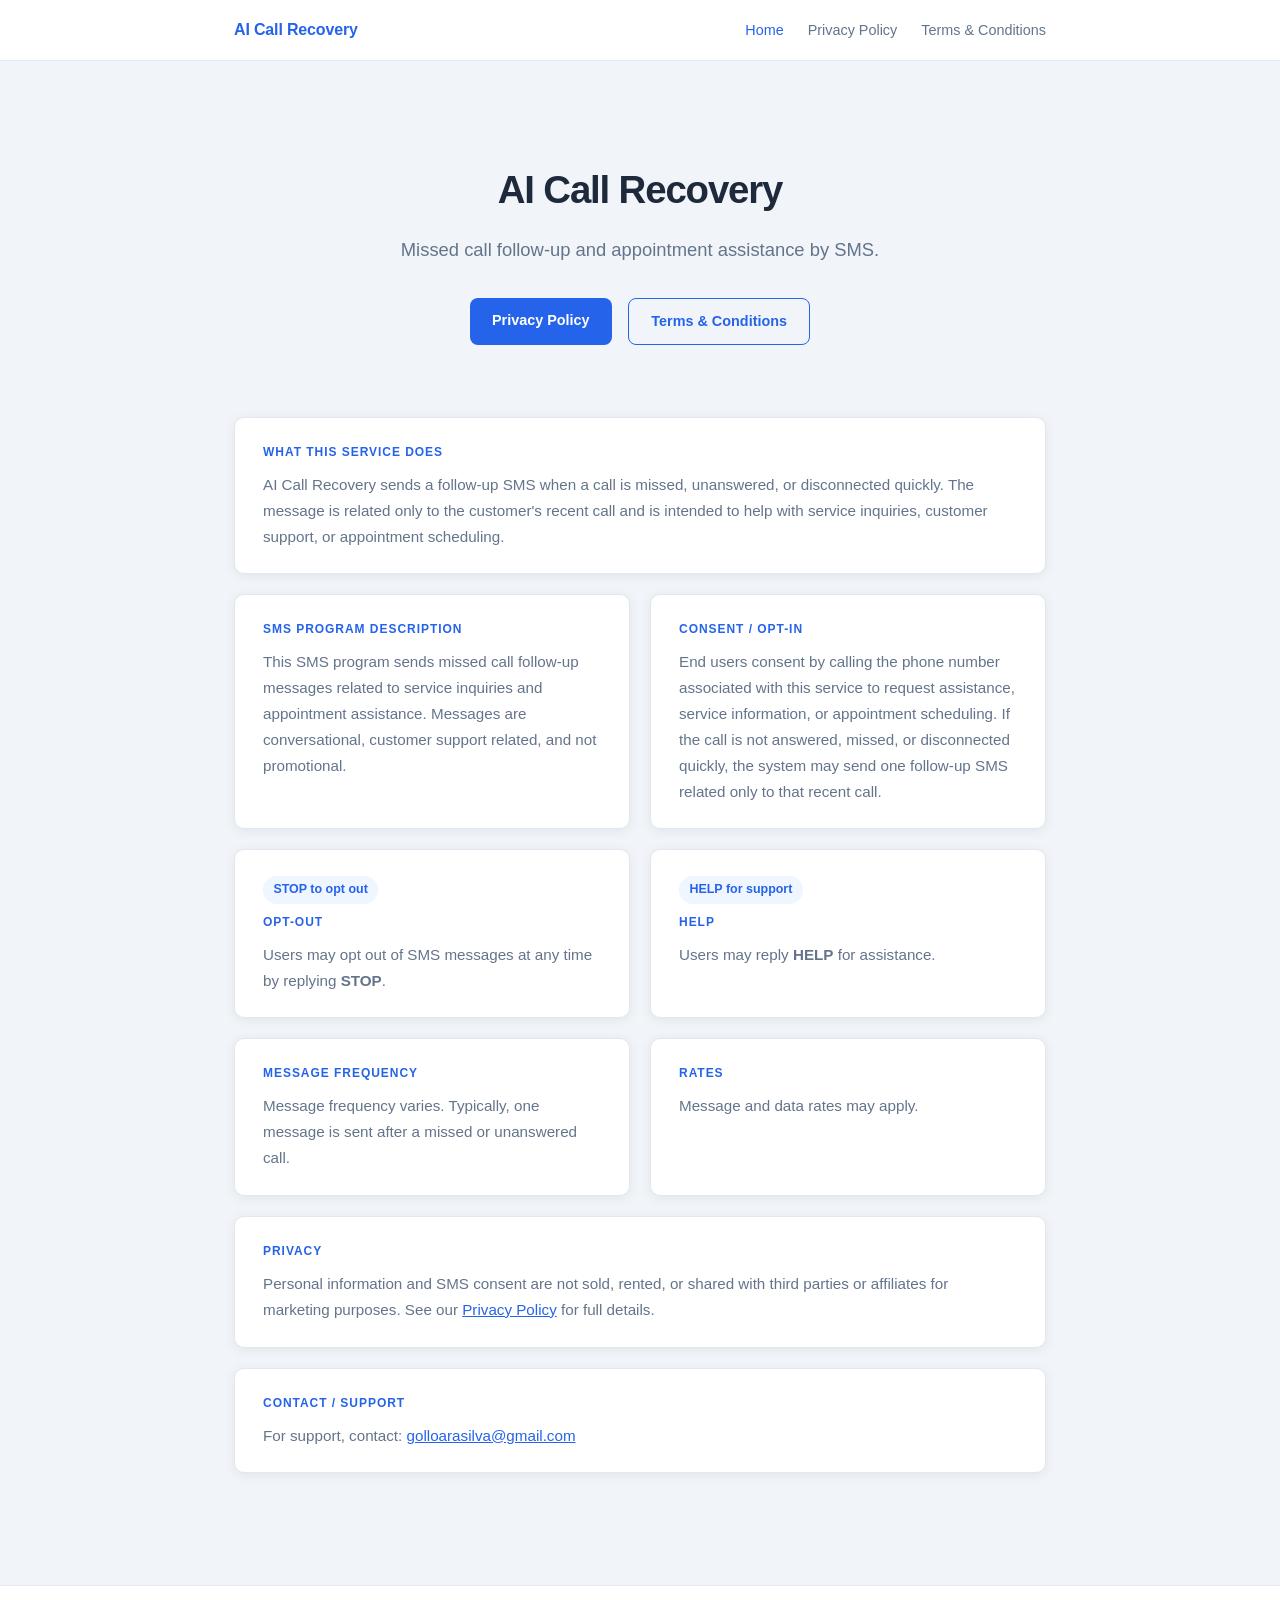
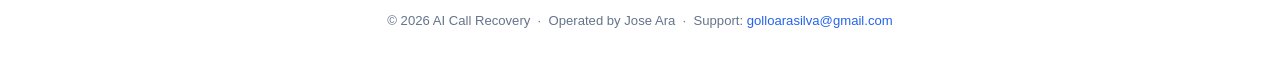
<file: index.html>
<!DOCTYPE html>
<html lang="en">
<head>
  <meta charset="UTF-8" />
  <meta name="viewport" content="width=device-width, initial-scale=1.0" />
  <title>AI Call Recovery – Missed Call Follow-Up & Appointment Assistance</title>
  <link rel="stylesheet" href="styles.css" />
</head>
<body>

  <nav>
    <div class="nav-inner">
      <a class="nav-brand" href="index.html">AI Call Recovery</a>
      <ul class="nav-links">
        <li><a href="index.html" class="active">Home</a></li>
        <li><a href="privacy-policy.html">Privacy Policy</a></li>
        <li><a href="terms-and-conditions.html">Terms &amp; Conditions</a></li>
      </ul>
    </div>
  </nav>

  <main>

    <div class="hero">
      <h1>AI Call Recovery</h1>
      <p>Missed call follow-up and appointment assistance by SMS.</p>
      <div class="hero-links">
        <a href="privacy-policy.html" class="btn btn-primary">Privacy Policy</a>
        <a href="terms-and-conditions.html" class="btn btn-outline">Terms &amp; Conditions</a>
      </div>
    </div>

    <div class="grid">

      <div class="card card-full">
        <h2>What This Service Does</h2>
        <p>
          AI Call Recovery sends a follow-up SMS when a call is missed, unanswered,
          or disconnected quickly. The message is related only to the customer's recent
          call and is intended to help with service inquiries, customer support, or
          appointment scheduling.
        </p>
      </div>

      <div class="card">
        <h2>SMS Program Description</h2>
        <p>
          This SMS program sends missed call follow-up messages related to service
          inquiries and appointment assistance. Messages are conversational, customer
          support related, and not promotional.
        </p>
      </div>

      <div class="card">
        <h2>Consent / Opt-In</h2>
        <p>
          End users consent by calling the phone number associated with this service
          to request assistance, service information, or appointment scheduling. If the
          call is not answered, missed, or disconnected quickly, the system may send one
          follow-up SMS related only to that recent call.
        </p>
      </div>

      <div class="card">
        <span class="tag">STOP to opt out</span>
        <h2>Opt-Out</h2>
        <p>
          Users may opt out of SMS messages at any time by replying <strong>STOP</strong>.
        </p>
      </div>

      <div class="card">
        <span class="tag">HELP for support</span>
        <h2>Help</h2>
        <p>
          Users may reply <strong>HELP</strong> for assistance.
        </p>
      </div>

      <div class="card">
        <h2>Message Frequency</h2>
        <p>
          Message frequency varies. Typically, one message is sent after a missed or
          unanswered call.
        </p>
      </div>

      <div class="card">
        <h2>Rates</h2>
        <p>Message and data rates may apply.</p>
      </div>

      <div class="card card-full">
        <h2>Privacy</h2>
        <p>
          Personal information and SMS consent are not sold, rented, or shared with
          third parties or affiliates for marketing purposes.
          See our <a href="privacy-policy.html" style="color:#2563eb;">Privacy Policy</a> for full details.
        </p>
      </div>

      <div class="card card-full">
        <h2>Contact / Support</h2>
        <p>
          For support, contact:
          <a href="mailto:golloarasilva@gmail.com" style="color:#2563eb;">golloarasilva@gmail.com</a>
        </p>
      </div>

    </div>

  </main>

  <footer>
    &copy; 2026 AI Call Recovery &nbsp;&middot;&nbsp; Operated by Jose Ara &nbsp;&middot;&nbsp;
    Support: <a href="mailto:golloarasilva@gmail.com">golloarasilva@gmail.com</a>
  </footer>

</body>
</html>
</file>
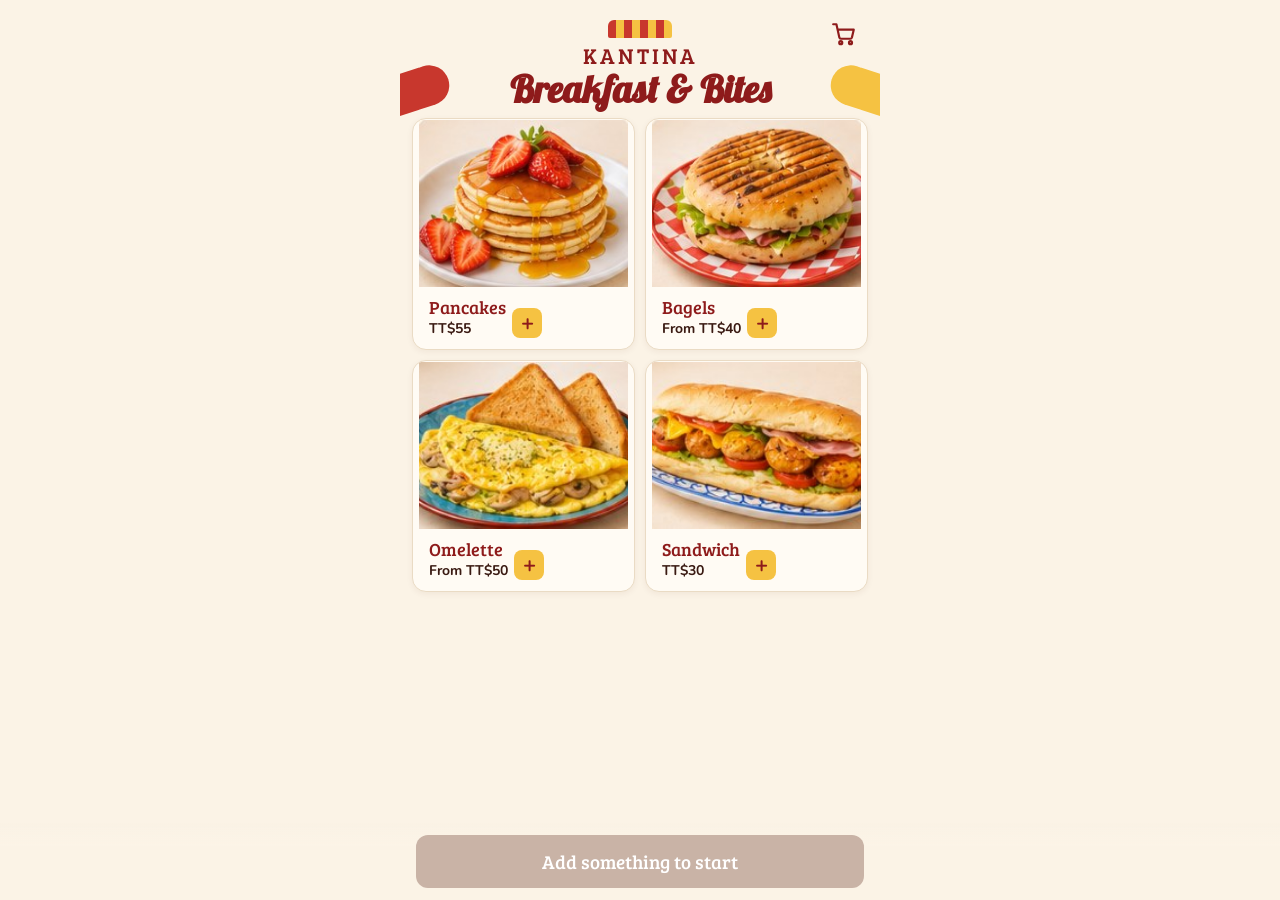
<file: kantina/index.html>
<!doctype html>
<html lang="en">
<head>
<meta charset="utf-8">
<meta name="viewport" content="width=device-width, initial-scale=1, viewport-fit=cover">
<title>Kantina Breakfast &amp; Bites</title>
<meta name="description" content="Order breakfast from Kantina — build your order and send it on WhatsApp.">
<meta name="theme-color" content="#8E1B1B">
<link rel="preconnect" href="https://fonts.googleapis.com">
<link rel="preconnect" href="https://fonts.gstatic.com" crossorigin>
<link href="https://fonts.googleapis.com/css2?family=Bree+Serif&family=Lobster&family=Nunito:wght@400;600;700&display=swap" rel="stylesheet">
<style>
  :root {
    --maroon: #8E1B1B;
    --maroon-dark: #6E1212;
    --red: #C8372D;
    --yellow: #F5C242;
    --yellow-soft: #FBE3A1;
    --cream: #FBF3E6;
    --card: #FFFBF4;
    --line: #EADBC4;
    --ink: #3A1A12;
    --muted: #7A5A4C;
    --green: #1E8E3E;
    --green-dark: #17732F;
    --radius: 14px;
  }
  * { box-sizing: border-box; -webkit-tap-highlight-color: transparent; }
  html, body { margin: 0; }
  body {
    background: var(--cream);
    color: var(--ink);
    font-family: "Nunito", system-ui, sans-serif;
    min-height: 100vh;
  }
  button { font: inherit; cursor: pointer; border: 0; background: none; color: inherit; }
  .app { max-width: 480px; margin: 0 auto; min-height: 100vh; position: relative; overflow-x: hidden; padding-bottom: 96px; }

  /* Decorative corner swooshes */
  .app::before, .app::after {
    content: ""; position: absolute; top: 70px; width: 70px; height: 40px; z-index: 0;
  }
  .app::before { left: -20px; background: var(--red); border-radius: 0 60px 60px 0; transform: rotate(-18deg); }
  .app::after  { right: -20px; background: var(--yellow); border-radius: 60px 0 0 60px; transform: rotate(18deg); }

  /* Header */
  header { position: relative; z-index: 1; padding: 14px 16px 6px; text-align: center; }
  .topbar { display: flex; justify-content: space-between; align-items: center; height: 40px; }
  .icon-btn { width: 40px; height: 40px; display: grid; place-items: center; position: relative; color: var(--maroon); }
  .icon-btn svg { width: 26px; height: 26px; }
  .badge {
    position: absolute; top: 2px; right: 0; min-width: 18px; height: 18px; padding: 0 5px;
    border-radius: 9px; background: var(--maroon); color: #fff; font-size: 11px; font-weight: 700;
    display: grid; place-items: center;
  }
  .badge[hidden] { display: none; }
  .awning { width: 64px; height: 18px; margin: -34px auto 0; border-radius: 6px 6px 2px 2px;
    background: repeating-linear-gradient(90deg, var(--red) 0 8px, var(--yellow) 8px 16px); }
  .brand { font-family: "Bree Serif", serif; color: var(--maroon); font-size: 22px; letter-spacing: 3px; margin: 2px 0 0; }
  .tagline { font-family: "Lobster", cursive; color: var(--maroon); font-size: 38px; line-height: 1; margin: 0 0 4px; }

  /* Menu grid */
  .section-title { font-family: "Bree Serif", serif; color: var(--maroon); font-size: 20px; margin: 14px 16px 8px; }
  .grid { display: grid; grid-template-columns: 1fr 1fr; gap: 10px; padding: 0 12px; position: relative; z-index: 1; }
  .card {
    background: var(--card); border: 1px solid var(--line); border-radius: var(--radius);
    overflow: hidden; display: flex; flex-direction: column; text-align: left;
    box-shadow: 0 2px 6px rgba(80, 30, 10, .06);
  }
  .card img { width: 100%; aspect-ratio: 5 / 4; object-fit: cover; display: block; background: #f3e6d2; }
  .card-body { padding: 8px 10px 10px; display: flex; align-items: flex-end; justify-content: space-between; gap: 6px; }
  .card h3 { font-family: "Bree Serif", serif; color: var(--maroon); font-size: 18px; margin: 0; font-weight: 400; }
  .price { font-size: 14px; font-weight: 700; color: var(--ink); }
  .add {
    width: 30px; height: 30px; border-radius: 8px; background: var(--yellow); color: var(--maroon);
    font-size: 22px; font-weight: 700; line-height: 1; display: grid; place-items: center; flex: none;
  }

  /* Sticky bottom bar */
  .bottom-bar {
    position: fixed; left: 0; right: 0; bottom: 0; z-index: 5;
    padding: 12px 16px calc(12px + env(safe-area-inset-bottom));
    background: linear-gradient(to top, var(--cream) 70%, rgba(251,243,230,0));
  }
  .bottom-bar .inner { max-width: 448px; margin: 0 auto; }
  .btn {
    width: 100%; padding: 14px 16px; border-radius: 12px; font-family: "Bree Serif", serif; font-size: 19px;
    display: flex; align-items: center; justify-content: center; gap: 10px;
  }
  .btn-primary { background: var(--maroon); color: #fff; box-shadow: 0 4px 12px rgba(142,27,27,.3); }
  .btn-primary:active { background: var(--maroon-dark); }
  .btn-primary:disabled { background: #C9B3A6; box-shadow: none; cursor: default; }
  .btn-wa { background: var(--green); color: #fff; box-shadow: 0 4px 12px rgba(30,142,62,.3); }
  .btn-wa:active { background: var(--green-dark); }
  .btn-wa:disabled { background: #A8C7B0; box-shadow: none; }
  .btn-wa svg { width: 26px; height: 26px; }

  /* Overlay + sheets */
  .overlay { position: fixed; inset: 0; background: rgba(40, 15, 5, .45); z-index: 10; opacity: 0; pointer-events: none; transition: opacity .2s; }
  .overlay.open { opacity: 1; pointer-events: auto; }
  .sheet {
    position: fixed; left: 0; right: 0; bottom: 0; z-index: 11; margin: 0 auto; max-width: 480px;
    background: var(--cream); border-radius: 20px 20px 0 0; max-height: 88vh; overflow-y: auto;
    transform: translateY(105%); transition: transform .25s ease-out;
    padding-bottom: env(safe-area-inset-bottom);
  }
  .sheet.open { transform: translateY(0); }
  .sheet-img { width: 100%; height: 190px; object-fit: cover; display: block; }
  .sheet-content { padding: 14px 16px 16px; }
  .sheet h2 { font-family: "Bree Serif", serif; color: var(--maroon); font-weight: 400; font-size: 26px; margin: 0; }
  .sheet .desc { color: var(--muted); margin: 4px 0 8px; font-size: 14px; }
  .close-x {
    position: absolute; top: 10px; right: 10px; width: 36px; height: 36px; border-radius: 50%;
    background: rgba(255,255,255,.92); color: var(--maroon); font-size: 22px; display: grid; place-items: center;
  }
  fieldset { border: 0; padding: 0; margin: 14px 0 0; }
  legend { font-weight: 700; font-size: 15px; margin-bottom: 6px; padding: 0; display: flex; gap: 8px; align-items: center; }
  legend small { font-weight: 600; color: var(--muted); font-size: 12px; background: var(--yellow-soft); padding: 1px 8px; border-radius: 10px; }
  .opt {
    display: flex; align-items: center; gap: 10px; padding: 11px 12px; margin-bottom: 6px;
    background: var(--card); border: 1.5px solid var(--line); border-radius: 12px; font-size: 15px;
  }
  .opt:has(input:checked) { border-color: var(--maroon); background: #FFF6E6; }
  .opt input { accent-color: var(--maroon); width: 18px; height: 18px; margin: 0; }
  .opt .delta { margin-left: auto; color: var(--muted); font-weight: 600; font-size: 14px; }
  .qty-row { display: flex; align-items: center; gap: 12px; margin-top: 16px; }
  .stepper { display: flex; align-items: center; border: 1.5px solid var(--line); border-radius: 12px; background: var(--card); }
  .stepper button { width: 42px; height: 46px; font-size: 22px; color: var(--maroon); font-weight: 700; }
  .stepper span { min-width: 26px; text-align: center; font-weight: 700; font-size: 17px; }
  .qty-row .btn { flex: 1; font-size: 17px; padding: 13px 10px; }

  /* Cart view */
  .cart-view {
    position: fixed; inset: 0; z-index: 8; background: var(--cream); overflow-y: auto;
    transform: translateX(100%); transition: transform .25s ease-out;
  }
  .cart-view.open { transform: translateX(0); }
  .cart-inner { max-width: 480px; margin: 0 auto; padding-bottom: 110px; position: relative; }
  .order-title { font-family: "Bree Serif", serif; color: var(--maroon); font-size: 34px; text-align: center; margin: 8px 0 6px; }
  .order-title::before, .order-title::after { content: "\2726"; color: var(--yellow); font-size: 20px; margin: 0 10px; vertical-align: middle; }
  .mode { display: flex; justify-content: center; gap: 8px; margin-bottom: 12px; }
  .mode label {
    padding: 6px 16px; border-radius: 20px; background: var(--card); border: 1.5px solid var(--line);
    font-weight: 700; color: var(--maroon); font-size: 14px;
  }
  .mode label:has(input:checked) { background: var(--yellow); border-color: var(--yellow); }
  .mode input { position: absolute; opacity: 0; pointer-events: none; }
  .line {
    display: flex; gap: 10px; align-items: center; margin: 0 12px 8px; padding: 8px;
    background: var(--card); border: 1px solid var(--line); border-radius: var(--radius);
  }
  .line img { width: 72px; height: 58px; object-fit: cover; border-radius: 10px; flex: none; }
  .line .info { flex: 1; min-width: 0; }
  .line h4 { font-family: "Bree Serif", serif; color: var(--maroon); font-size: 17px; margin: 0; font-weight: 400; }
  .line .opts { font-size: 12.5px; color: var(--muted); margin: 1px 0 6px; }
  .line .mini { display: flex; align-items: center; gap: 2px; }
  .line .mini button { width: 28px; height: 28px; border-radius: 8px; background: var(--yellow-soft); color: var(--maroon); font-weight: 700; font-size: 17px; }
  .line .mini span { min-width: 24px; text-align: center; font-weight: 700; }
  .line .lp { font-weight: 700; color: var(--maroon); align-self: flex-start; padding-top: 2px; white-space: nowrap; }
  .empty { text-align: center; color: var(--muted); padding: 30px 20px; }
  .field { margin: 12px 12px 0; }
  .field label { display: block; font-weight: 700; font-size: 14px; margin-bottom: 4px; }
  .field input, .field textarea {
    width: 100%; padding: 11px 12px; border-radius: 12px; border: 1.5px solid var(--line); background: var(--card);
    font: inherit; font-size: 16px; color: var(--ink);
  }
  .field textarea { resize: vertical; min-height: 60px; }
  .total-row {
    display: flex; justify-content: space-between; align-items: baseline;
    margin: 16px 12px 0; padding-top: 12px; border-top: 1.5px solid var(--maroon);
    font-family: "Bree Serif", serif; color: var(--maroon); font-size: 24px;
  }
  .hint { text-align: center; font-size: 12.5px; color: var(--muted); margin: 8px 16px 0; }

  .toast {
    position: fixed; left: 50%; bottom: 92px; transform: translate(-50%, 20px); z-index: 20;
    background: var(--ink); color: #fff; padding: 9px 16px; border-radius: 20px; font-size: 14px; font-weight: 600;
    opacity: 0; transition: .2s; pointer-events: none; white-space: nowrap;
  }
  .toast.show { opacity: 1; transform: translate(-50%, 0); }
</style>
</head>
<body>
<div class="app">
  <header>
    <div class="topbar">
      <span class="icon-btn" aria-hidden="true"></span>
      <button class="icon-btn" id="cartBtn" aria-label="View order">
        <svg viewBox="0 0 24 24" fill="none" stroke="currentColor" stroke-width="2" stroke-linecap="round" stroke-linejoin="round"><circle cx="9" cy="20" r="1.4"/><circle cx="18" cy="20" r="1.4"/><path d="M2 3h3l2.7 12.2a1.5 1.5 0 0 0 1.5 1.2h8.6a1.5 1.5 0 0 0 1.5-1.1L21 8H6.2"/></svg>
        <span class="badge" id="badge" hidden>0</span>
      </button>
    </div>
    <div class="awning"></div>
    <p class="brand">KANTINA</p>
    <h1 class="tagline">Breakfast &amp; Bites</h1>
  </header>

  <main id="menu"></main>

  <div class="bottom-bar">
    <div class="inner">
      <button class="btn btn-primary" id="viewOrder" disabled>Add something to start</button>
    </div>
  </div>
</div>

<!-- Item customisation sheet -->
<div class="overlay" id="overlay"></div>
<div class="sheet" id="sheet" role="dialog" aria-modal="true" aria-labelledby="sheetTitle"></div>

<!-- Cart / order view -->
<section class="cart-view" id="cartView" aria-label="Your order">
  <div class="cart-inner">
    <header>
      <div class="topbar">
        <button class="icon-btn" id="backBtn" aria-label="Back to menu">
          <svg viewBox="0 0 24 24" fill="none" stroke="currentColor" stroke-width="2.4" stroke-linecap="round" stroke-linejoin="round"><path d="M15 5l-7 7 7 7"/></svg>
        </button>
        <span class="icon-btn" aria-hidden="true"></span>
      </div>
      <div class="awning"></div>
      <p class="brand">KANTINA</p>
      <p class="tagline" style="font-size:30px">Breakfast &amp; Bites</p>
    </header>
    <h2 class="order-title">Your order</h2>
    <div class="mode" role="radiogroup" aria-label="Pickup or delivery">
      <label><input type="radio" name="mode" value="Pickup" checked> 📍 Pickup</label>
      <label><input type="radio" name="mode" value="Delivery"> 🛵 Delivery</label>
    </div>
    <div id="lines"></div>
    <div id="extra">
      <div class="field">
        <label for="custName">Your name</label>
        <input id="custName" autocomplete="name" placeholder="So we know who it's for">
      </div>
      <div class="field" id="addrField" hidden>
        <label for="custAddr">Delivery address</label>
        <input id="custAddr" autocomplete="street-address" placeholder="Street, area, landmark">
      </div>
      <div class="field">
        <label for="custNote">Notes (optional)</label>
        <textarea id="custNote" placeholder="Pickup time, allergies…"></textarea>
      </div>
      <div class="total-row"><span>Total</span><span id="total">TT$0</span></div>
      <p class="hint">Opens WhatsApp with your order ready to send. We'll confirm it in the chat.</p>
    </div>
  </div>
  <div class="bottom-bar">
    <div class="inner">
      <button class="btn btn-wa" id="waBtn">
        <svg viewBox="0 0 24 24" fill="currentColor" aria-hidden="true"><path d="M12 2a10 10 0 0 0-8.6 15.1L2 22l5-1.3A10 10 0 1 0 12 2zm0 18.2a8.2 8.2 0 0 1-4.2-1.2l-.3-.2-3 .8.8-2.9-.2-.3A8.2 8.2 0 1 1 12 20.2zm4.5-6.1c-.2-.1-1.5-.7-1.7-.8-.2-.1-.4-.1-.6.1l-.8 1c-.1.2-.3.2-.5.1a6.7 6.7 0 0 1-3.3-2.9c-.3-.4.2-.4.7-1.4.1-.2 0-.3 0-.4l-.8-1.8c-.2-.5-.4-.4-.6-.4h-.5a1 1 0 0 0-.7.3 3 3 0 0 0-.9 2.2 5.2 5.2 0 0 0 1.1 2.7 11.8 11.8 0 0 0 4.5 4c1.7.7 2.3.8 3.2.6a2.7 2.7 0 0 0 1.8-1.3c.2-.4.2-.9.2-1-.1-.1-.3-.2-.5-.3z"/></svg>
        Order on WhatsApp
      </button>
    </div>
  </div>
</section>

<div class="toast" id="toast" role="status" aria-live="polite"></div>

<script>
/* =====================================================================
   CONFIGURATION — edit these to set up the shop
   ===================================================================== */

// WhatsApp number that receives orders: country code + number, digits only.
// Trinidad & Tobago example: "18681234567". Leave "" to let the customer pick the chat (good for testing).
const WHATSAPP_NUMBER = "";

const CURRENCY = "TT$";

/* MENU — to add a dish, copy one block and change it.
   - price: base price
   - options: groups of choices.
       type "one"  = pick exactly one (radio)
       type "many" = pick any (checkboxes)
     Each choice can have "add": extra cost on top of the base price.
     "label" is what the customer sees; "say" is how it reads in the WhatsApp message.
   NOTE: options marked "example" are placeholders — replace them with the real ones. */
const MENU = [
  {
    category: "Breakfast",
    items: [
      {
        id: "pancakes", name: "Pancakes", price: 55, img: "img/pancakes.jpg",
        desc: "Fluffy stack, served warm.",
        options: [
          { title: "Topping", type: "one", choices: [
            { label: "Strawberries", say: "strawberries" },
            { label: "Eggs", say: "eggs" }
          ]},
          { title: "Syrup", type: "one", choices: [
            { label: "Maple syrup", say: "maple syrup" },
            { label: "Honey", say: "honey" },               // example
            { label: "Chocolate", say: "chocolate syrup" }  // example
          ]}
        ]
      },
      {
        id: "bagels", name: "Bagels", price: 40, fromPrice: true, img: "img/bagels.jpg",
        desc: "Toasted and pressed.",
        options: [
          { title: "Filling", type: "one", choices: [
            { label: "Cream cheese", say: "cream cheese" },          // example
            { label: "Ham & cheese", say: "ham & cheese", add: 10 }  // example
          ]}
        ]
      },
      {
        id: "omelette", name: "Omelette", price: 50, fromPrice: true, img: "img/omelette.jpg",
        desc: "Served with toast.",
        options: [
          { title: "Extras", type: "many", choices: [
            { label: "Mushrooms", say: "mushrooms", add: 5 },  // example
            { label: "Cheese", say: "cheese", add: 5 },        // example
            { label: "Ham", say: "ham", add: 10 }              // example
          ]}
        ]
      },
      {
        id: "sandwich", name: "Sandwich", price: 30, img: "img/sandwich.jpg",
        desc: "Fresh sub roll.",
        options: [
          { title: "Extras", type: "many", choices: [
            { label: "Add chicken", say: "added chicken", add: 15 }
          ]}
        ]
      }
    ]
  }
];

/* =====================================================================
   APP — no need to edit below
   ===================================================================== */
const $ = (s) => document.querySelector(s);
const money = (n) => CURRENCY + (Number.isInteger(n) ? n : n.toFixed(2));
const ITEMS = Object.fromEntries(MENU.flatMap(c => c.items).map(i => [i.id, i]));
const esc = (s) => String(s).replace(/[&<>"]/g, c => ({ "&": "&amp;", "<": "&lt;", ">": "&gt;", '"': "&quot;" }[c]));

let cart = [];  // { key, id, sel: [[groupIdx, choiceIdx], ...], qty }
try { cart = JSON.parse(localStorage.getItem("kantina-cart") || "[]").filter(l => ITEMS[l.id]); } catch (e) { cart = []; }
const save = () => { try { localStorage.setItem("kantina-cart", JSON.stringify(cart)); } catch (e) {} };

function unitPrice(item, sel) {
  return item.price + sel.reduce((s, [g, c]) => s + (item.options[g].choices[c].add || 0), 0);
}
function describe(item, sel) {
  return sel.map(([g, c]) => item.options[g].choices[c]);
}
const cartCount = () => cart.reduce((s, l) => s + l.qty, 0);
const cartTotal = () => cart.reduce((s, l) => s + unitPrice(ITEMS[l.id], l.sel) * l.qty, 0);

/* ---------- Menu ---------- */
function renderMenu() {
  $("#menu").innerHTML = MENU.map(cat => `
    ${MENU.length > 1 ? `<h2 class="section-title">${esc(cat.category)}</h2>` : ""}
    <div class="grid">
      ${cat.items.map(i => `
        <button class="card" data-id="${i.id}" aria-label="Add ${esc(i.name)}">
          <img src="${i.img}" alt="${esc(i.name)}" loading="lazy">
          <div class="card-body">
            <div>
              <h3>${esc(i.name)}</h3>
              <div class="price">${i.fromPrice ? "From " : ""}${money(i.price)}</div>
            </div>
            <span class="add" aria-hidden="true">+</span>
          </div>
        </button>`).join("")}
    </div>`).join("");
  document.querySelectorAll(".card").forEach(b => b.onclick = () => openSheet(b.dataset.id));
}

function updateBar() {
  const n = cartCount();
  $("#badge").hidden = n === 0;
  $("#badge").textContent = n;
  const b = $("#viewOrder");
  b.disabled = n === 0;
  b.textContent = n ? `View order · ${money(cartTotal())}` : "Add something to start";
}

/* ---------- Customisation sheet ---------- */
let sheetQty = 1;
function openSheet(id) {
  const item = ITEMS[id];
  sheetQty = 1;
  $("#sheet").innerHTML = `
    <button class="close-x" id="closeSheet" aria-label="Close">×</button>
    <img class="sheet-img" src="${item.img}" alt="">
    <div class="sheet-content">
      <h2 id="sheetTitle">${esc(item.name)}</h2>
      <p class="desc">${esc(item.desc || "")}</p>
      <form id="optForm">
        ${(item.options || []).map((g, gi) => `
          <fieldset>
            <legend>${esc(g.title)} <small>${g.type === "one" ? "Choose 1" : "Optional"}</small></legend>
            ${g.choices.map((c, ci) => `
              <label class="opt">
                <input type="${g.type === "one" ? "radio" : "checkbox"}" name="g${gi}" value="${ci}" ${g.type === "one" && ci === 0 ? "checked" : ""}>
                ${esc(c.label)}
                ${c.add ? `<span class="delta">+${money(c.add)}</span>` : ""}
              </label>`).join("")}
          </fieldset>`).join("")}
      </form>
      <div class="qty-row">
        <div class="stepper">
          <button type="button" id="qMinus" aria-label="Less">−</button>
          <span id="qVal">1</span>
          <button type="button" id="qPlus" aria-label="More">+</button>
        </div>
        <button class="btn btn-primary" id="addBtn"></button>
      </div>
    </div>`;
  const readSel = () => [...$("#optForm").querySelectorAll("input:checked")]
    .map(inp => [Number(inp.name.slice(1)), Number(inp.value)]);
  const refresh = () => {
    $("#qVal").textContent = sheetQty;
    $("#addBtn").textContent = `Add · ${money(unitPrice(item, readSel()) * sheetQty)}`;
  };
  $("#optForm").onchange = refresh;
  $("#qMinus").onclick = () => { sheetQty = Math.max(1, sheetQty - 1); refresh(); };
  $("#qPlus").onclick = () => { sheetQty = Math.min(20, sheetQty + 1); refresh(); };
  $("#closeSheet").onclick = closeSheet;
  $("#addBtn").onclick = () => {
    const sel = readSel();
    const key = id + "|" + sel.map(s => s.join(".")).join(",");
    const existing = cart.find(l => l.key === key);
    if (existing) existing.qty += sheetQty; else cart.push({ key, id, sel, qty: sheetQty });
    save(); updateBar(); closeSheet();
    toast(`${sheetQty} × ${item.name} added`);
  };
  refresh();
  $("#overlay").classList.add("open");
  $("#sheet").classList.add("open");
  $("#sheet").scrollTop = 0;
}
function closeSheet() {
  $("#overlay").classList.remove("open");
  $("#sheet").classList.remove("open");
}
$("#overlay").onclick = closeSheet;

/* ---------- Cart ---------- */
function renderCart() {
  const lines = $("#lines");
  if (!cart.length) {
    lines.innerHTML = `<p class="empty">Your order is empty.<br>Go back and add something tasty!</p>`;
  } else {
    lines.innerHTML = cart.map((l, idx) => {
      const item = ITEMS[l.id];
      const opts = describe(item, l.sel).map(c => esc(c.label) + (c.add ? ` +${money(c.add)}` : "")).join(" · ");
      return `
        <div class="line">
          <img src="${item.img}" alt="">
          <div class="info">
            <h4>${esc(item.name)}</h4>
            ${opts ? `<div class="opts">${opts}</div>` : ""}
            <div class="mini">
              <button data-act="dec" data-i="${idx}" aria-label="One less">${l.qty === 1 ? "🗑" : "−"}</button>
              <span>${l.qty}</span>
              <button data-act="inc" data-i="${idx}" aria-label="One more">+</button>
            </div>
          </div>
          <div class="lp">${money(unitPrice(item, l.sel) * l.qty)}</div>
        </div>`;
    }).join("");
  }
  $("#total").textContent = money(cartTotal());
  $("#waBtn").disabled = cart.length === 0;
}
$("#lines").onclick = (e) => {
  const b = e.target.closest("button[data-act]");
  if (!b) return;
  const l = cart[Number(b.dataset.i)];
  if (b.dataset.act === "inc") l.qty = Math.min(20, l.qty + 1);
  else if (--l.qty <= 0) cart.splice(Number(b.dataset.i), 1);
  save(); renderCart(); updateBar();
};

function openCart() { renderCart(); $("#cartView").classList.add("open"); $("#cartView").scrollTop = 0; }
function closeCart() { $("#cartView").classList.remove("open"); }
$("#cartBtn").onclick = () => cartCount() ? openCart() : toast("Your order is empty");
$("#viewOrder").onclick = openCart;
$("#backBtn").onclick = closeCart;

document.querySelectorAll('input[name="mode"]').forEach(r => r.onchange = () => {
  $("#addrField").hidden = r.value !== "Delivery" || !r.checked;
});

/* ---------- WhatsApp message ---------- */
function buildMessage() {
  const mode = document.querySelector('input[name="mode"]:checked').value;
  const name = $("#custName").value.trim();
  const addr = $("#custAddr").value.trim();
  const note = $("#custNote").value.trim();
  const out = ["Hi! I'd like to order:"];
  for (const l of cart) {
    const item = ITEMS[l.id];
    const says = describe(item, l.sel).map(c => c.say || c.label);
    const withTxt = says.length ? " with " + (says.length > 1 ? says.slice(0, -1).join(", ") + " and " + says.at(-1) : says[0]) : "";
    out.push(`• ${l.qty} ${item.name}${withTxt} — ${money(unitPrice(item, l.sel) * l.qty)}`);
  }
  out.push(`Total: ${money(cartTotal())}`);
  out.push(mode === "Pickup" ? "Pickup, please." : `Delivery, please.${addr ? " Address: " + addr : ""}`);
  if (name) out.push(`Name: ${name}`);
  if (note) out.push(`Notes: ${note}`);
  return out.join("\n");
}
$("#waBtn").onclick = () => {
  if (!cart.length) return;
  const url = `https://wa.me/${WHATSAPP_NUMBER}?text=${encodeURIComponent(buildMessage())}`;
  window.open(url, "_blank");
};

/* ---------- Toast ---------- */
let tt;
function toast(msg) {
  const t = $("#toast");
  t.textContent = msg; t.classList.add("show");
  clearTimeout(tt); tt = setTimeout(() => t.classList.remove("show"), 1600);
}

renderMenu();
updateBar();
</script>
</body>
</html>
</file>
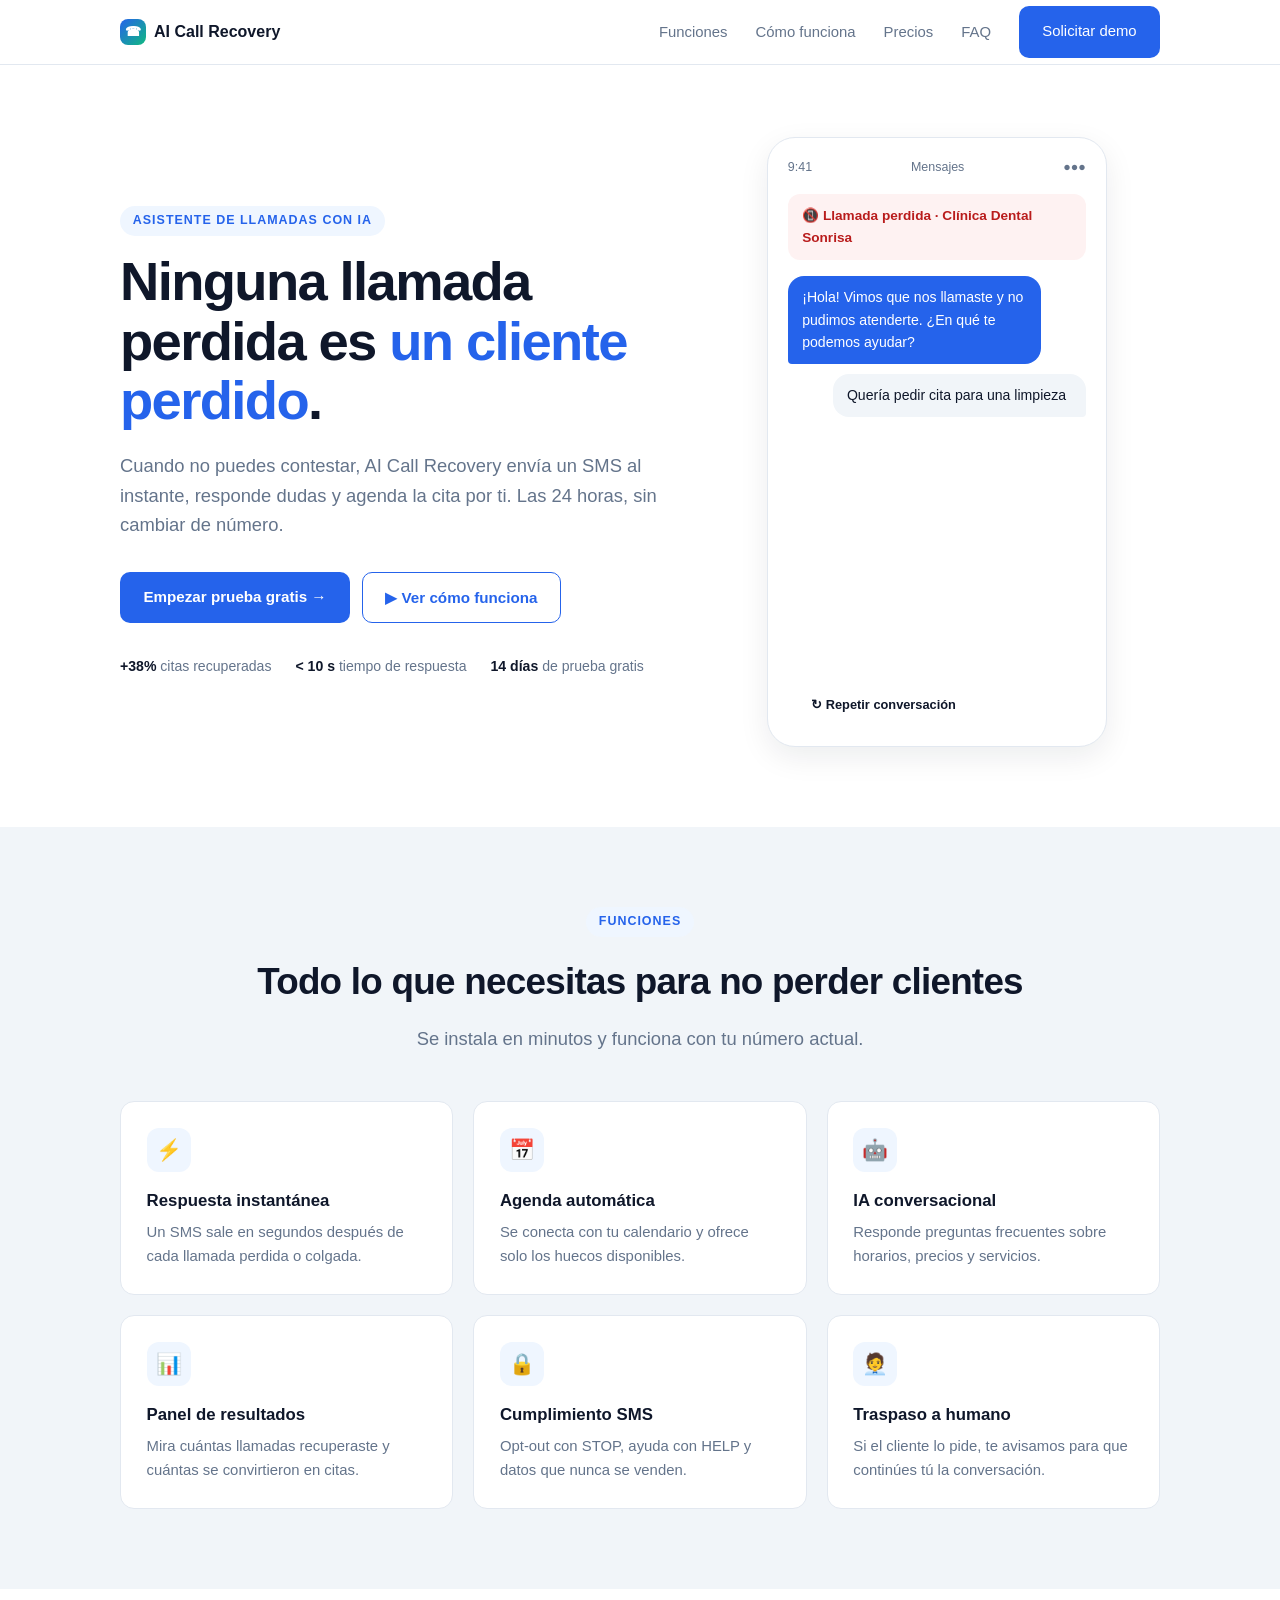
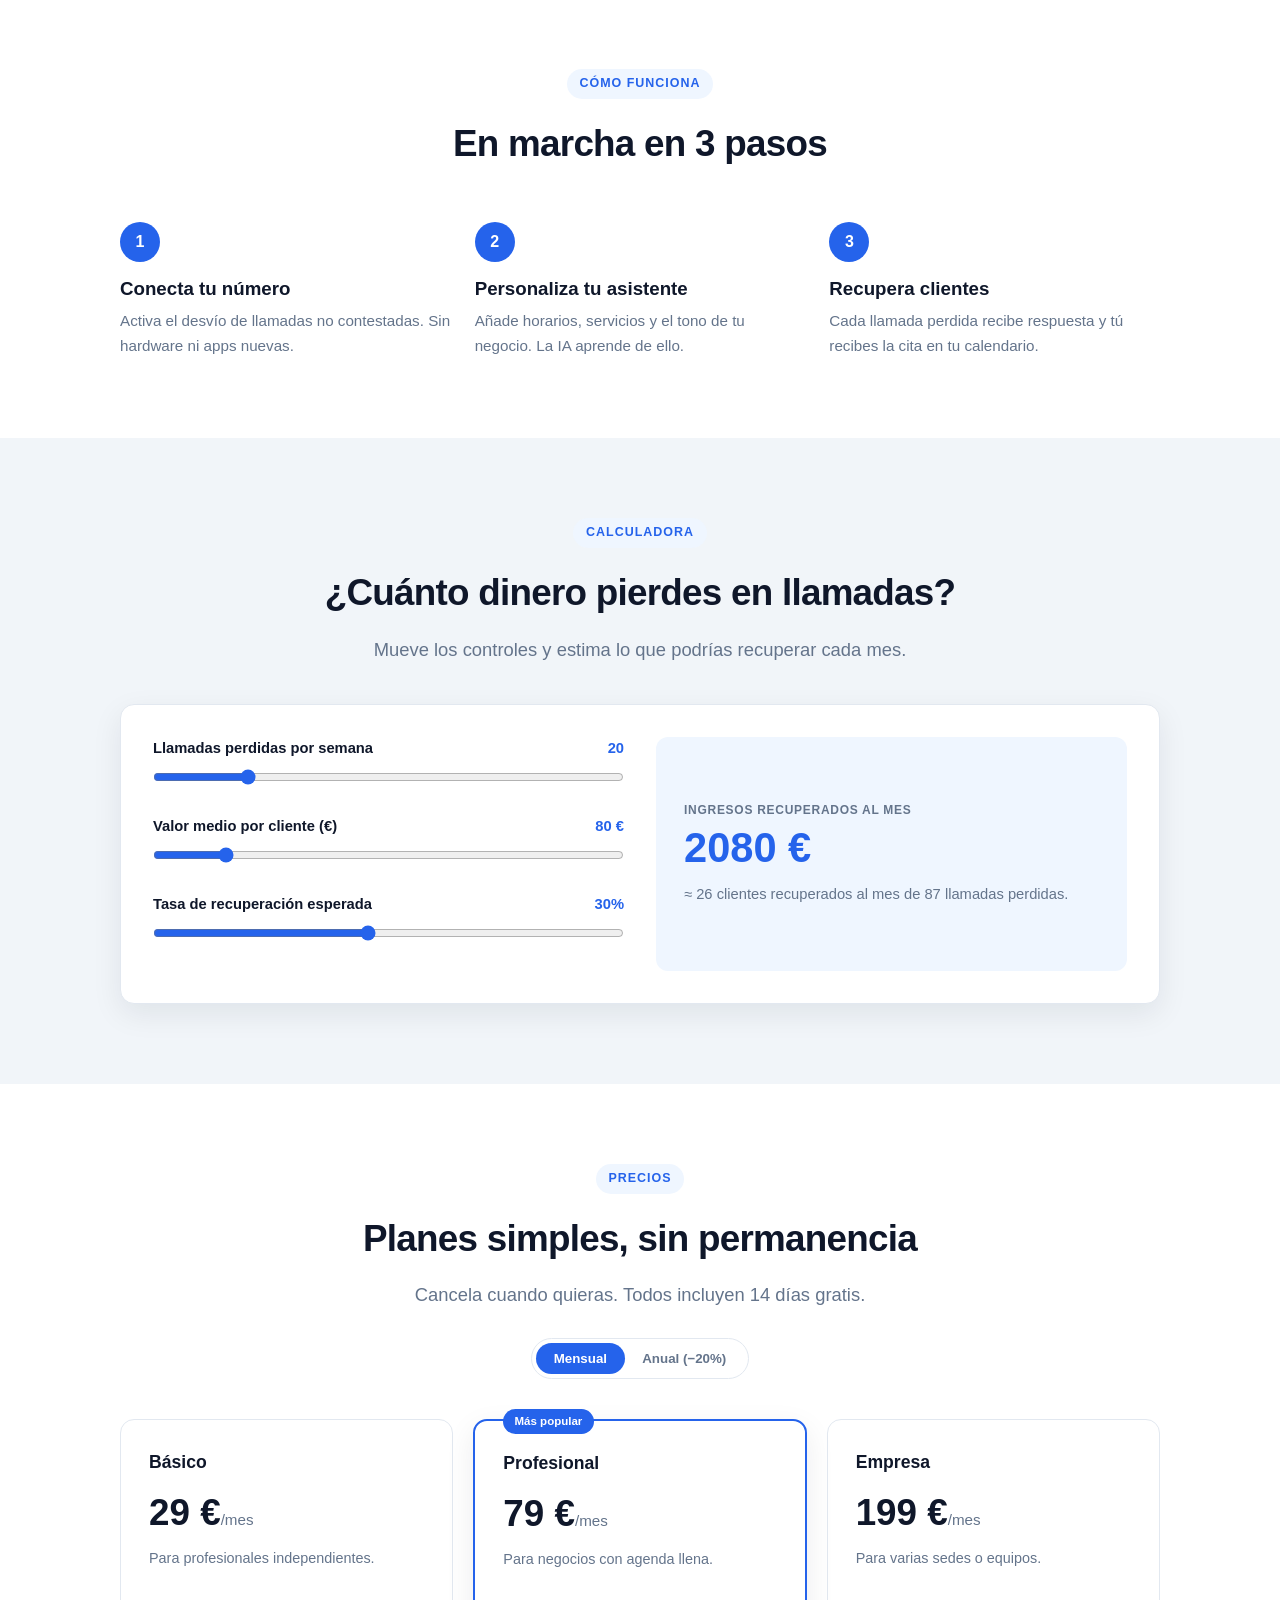
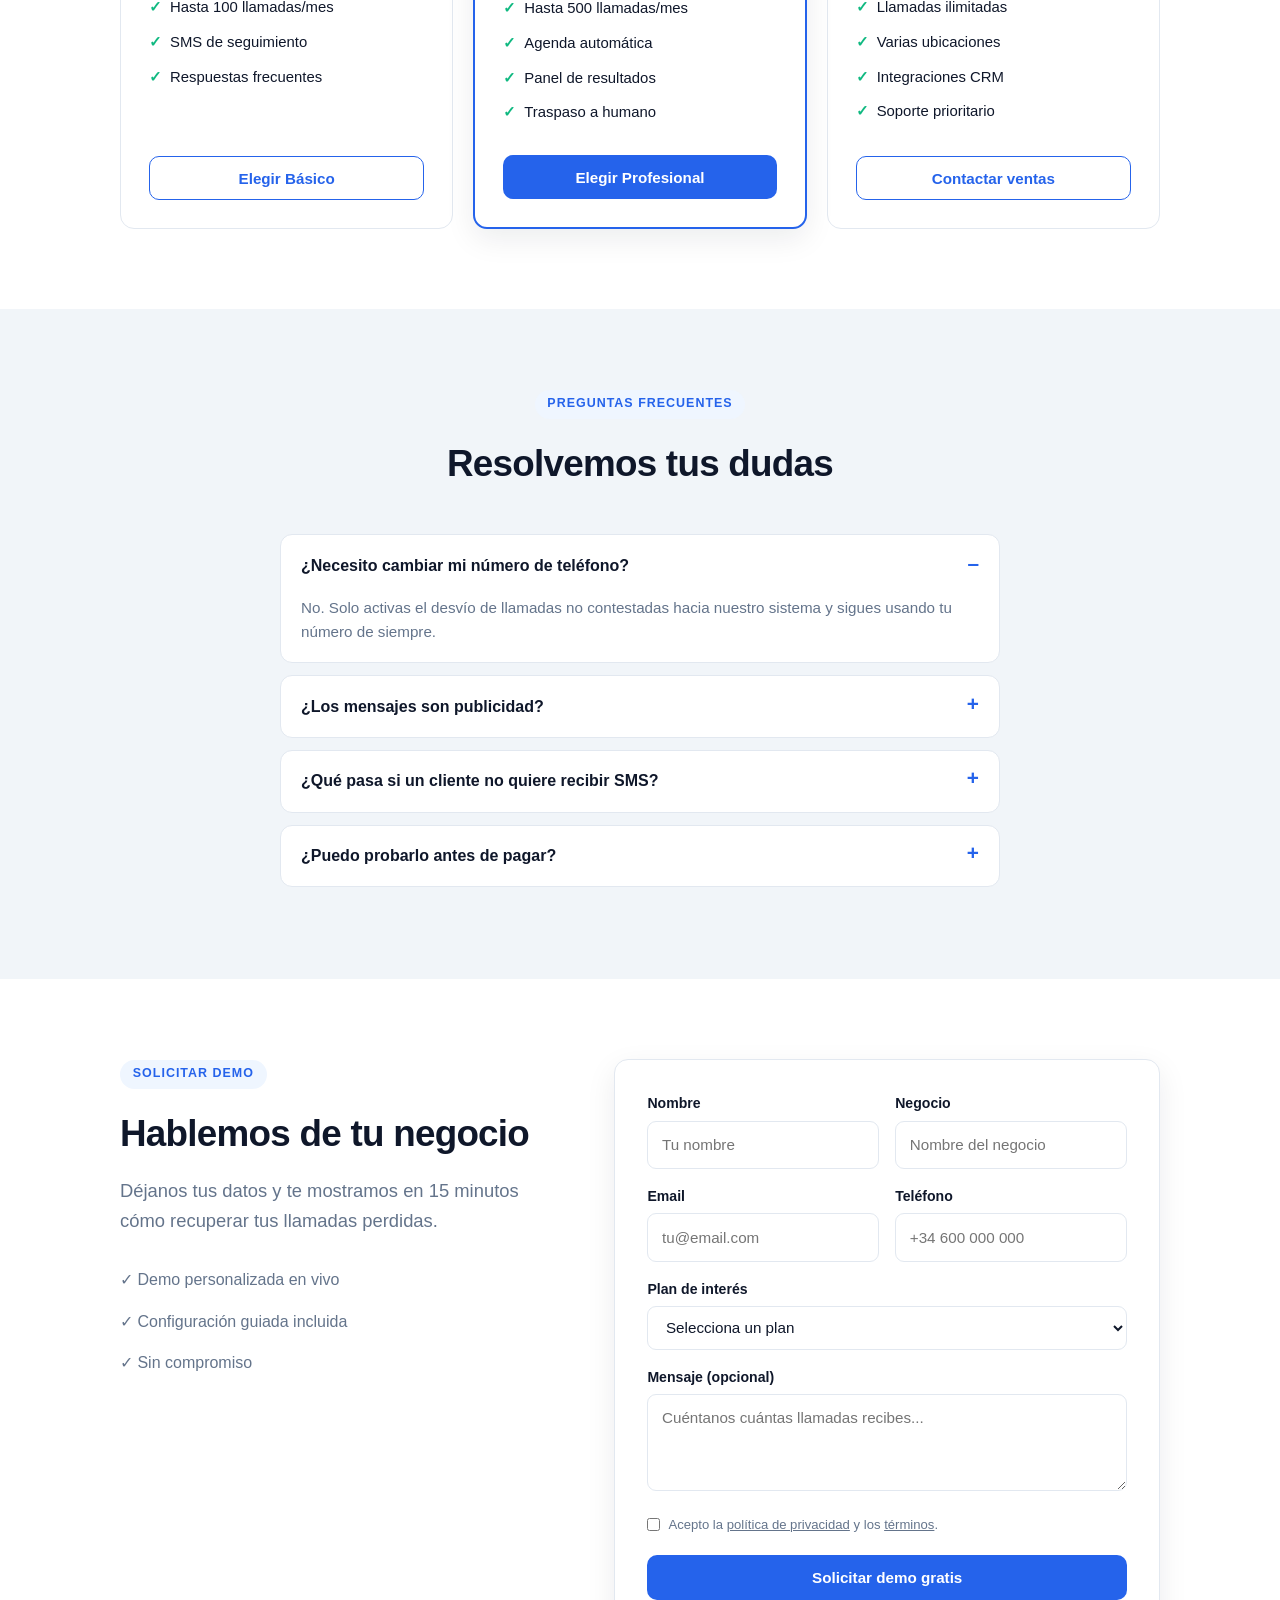
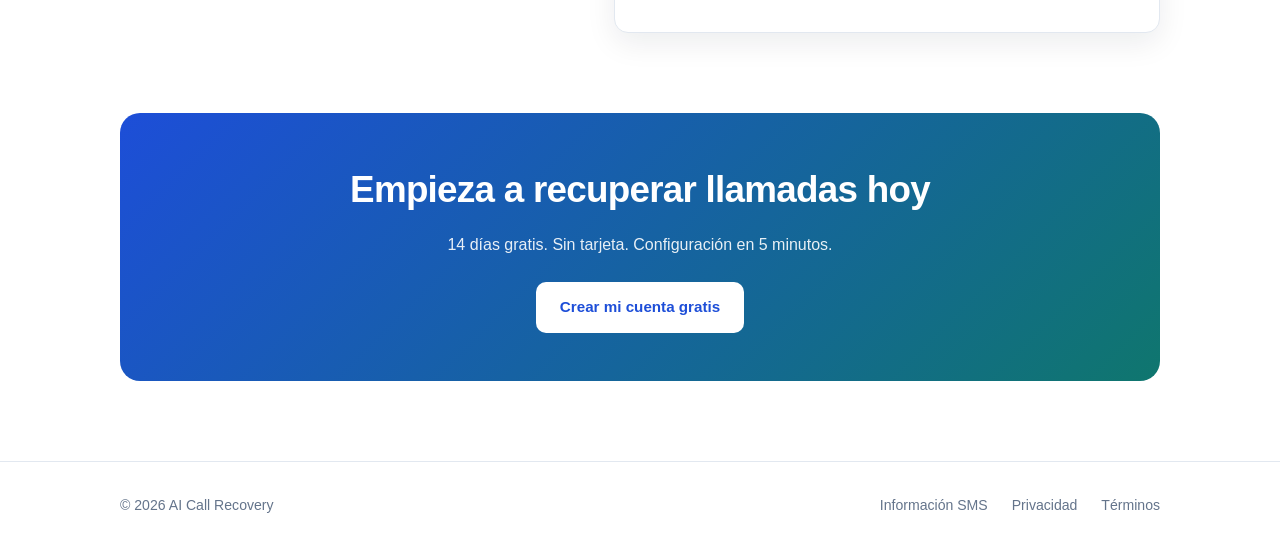
<file: landing.html>
<!DOCTYPE html>
<html lang="es">
<head>
  <meta charset="UTF-8" />
  <meta name="viewport" content="width=device-width, initial-scale=1.0" />
  <title>AI Call Recovery – Recupera cada llamada perdida</title>
  <meta name="description" content="AI Call Recovery responde por SMS a las llamadas que no puedes atender y convierte llamadas perdidas en citas." />
  <style>
    *, *::before, *::after { box-sizing: border-box; margin: 0; padding: 0; }

    :root {
      --primary: #2563eb;
      --primary-dark: #1d4ed8;
      --primary-soft: #eff6ff;
      --accent: #10b981;
      --text: #0f172a;
      --muted: #64748b;
      --bg: #ffffff;
      --bg-alt: #f1f5f9;
      --card: #ffffff;
      --border: #e2e8f0;
      --shadow: 0 10px 30px rgba(15, 23, 42, 0.08);
      --radius: 14px;
    }

    @media (prefers-color-scheme: dark) {
      :root {
        --primary: #60a5fa;
        --primary-dark: #3b82f6;
        --primary-soft: #172554;
        --text: #e2e8f0;
        --muted: #94a3b8;
        --bg: #0b1120;
        --bg-alt: #111827;
        --card: #1e293b;
        --border: #334155;
        --shadow: 0 10px 30px rgba(0, 0, 0, 0.4);
      }
    }

    html { scroll-behavior: smooth; }

    body {
      font-family: -apple-system, BlinkMacSystemFont, "Segoe UI", Roboto, "Helvetica Neue", Arial, sans-serif;
      background: var(--bg);
      color: var(--text);
      line-height: 1.6;
    }

    a { color: inherit; }
    .container { max-width: 1080px; margin: 0 auto; padding: 0 1.25rem; }
    section { padding: 5rem 0; }
    .alt { background: var(--bg-alt); }
    .eyebrow {
      display: inline-block; font-size: .78rem; font-weight: 700; letter-spacing: .08em;
      text-transform: uppercase; color: var(--primary); background: var(--primary-soft);
      padding: .3rem .8rem; border-radius: 999px; margin-bottom: 1rem;
    }
    h1 { font-size: clamp(2rem, 5vw, 3.4rem); line-height: 1.1; letter-spacing: -.03em; font-weight: 800; }
    h2 { font-size: clamp(1.6rem, 3.5vw, 2.3rem); letter-spacing: -.02em; font-weight: 800; margin-bottom: .75rem; }
    .lead { font-size: 1.15rem; color: var(--muted); max-width: 560px; }
    .center { text-align: center; }
    .center .lead { margin: 0 auto; }

    /* Buttons */
    .btn {
      display: inline-flex; align-items: center; justify-content: center; gap: .5rem;
      padding: .8rem 1.4rem; border-radius: 10px; font-weight: 600; font-size: .95rem;
      text-decoration: none; border: 1.5px solid transparent; cursor: pointer;
      transition: transform .15s, background .2s, color .2s, border-color .2s;
      font-family: inherit;
    }
    .btn:hover { transform: translateY(-1px); }
    .btn-primary { background: var(--primary); color: #fff; }
    .btn-primary:hover { background: var(--primary-dark); }
    .btn-outline { background: transparent; color: var(--primary); border-color: var(--primary); }
    .btn-outline:hover { background: var(--primary); color: #fff; }
    .btn-ghost { background: transparent; color: var(--text); }
    .btn-block { width: 100%; }

    /* Nav */
    header {
      position: sticky; top: 0; z-index: 50;
      background: color-mix(in srgb, var(--bg) 88%, transparent);
      backdrop-filter: blur(10px);
      border-bottom: 1px solid var(--border);
    }
    .nav { display: flex; align-items: center; justify-content: space-between; height: 64px; }
    .brand { font-weight: 800; text-decoration: none; display: flex; align-items: center; gap: .5rem; }
    .brand-dot { width: 26px; height: 26px; border-radius: 8px; background: linear-gradient(135deg, var(--primary), var(--accent)); display: grid; place-items: center; color: #fff; font-size: .8rem; }
    .nav-links { display: flex; gap: 1.75rem; list-style: none; align-items: center; }
    .nav-links a { text-decoration: none; color: var(--muted); font-weight: 500; font-size: .93rem; }
    .nav-links a:hover { color: var(--primary); }
    .menu-toggle { display: none; background: none; border: 0; font-size: 1.5rem; color: var(--text); cursor: pointer; }

    @media (max-width: 760px) {
      .menu-toggle { display: block; }
      .nav-links {
        position: absolute; top: 64px; left: 0; right: 0; flex-direction: column; gap: 0;
        background: var(--bg); border-bottom: 1px solid var(--border); display: none;
      }
      .nav-links.open { display: flex; }
      .nav-links li { width: 100%; }
      .nav-links a { display: block; padding: 1rem 1.25rem; }
      .nav-links .btn { margin: .5rem 1.25rem 1rem; width: calc(100% - 2.5rem); }
    }

    /* Hero */
    .hero { padding: 4.5rem 0 5rem; }
    .hero-grid { display: grid; grid-template-columns: 1.1fr .9fr; gap: 3rem; align-items: center; }
    .hero h1 span { color: var(--primary); }
    .hero .lead { margin: 1.25rem 0 2rem; }
    .hero-actions { display: flex; gap: .75rem; flex-wrap: wrap; }
    .trust { margin-top: 2rem; display: flex; gap: 1.5rem; flex-wrap: wrap; color: var(--muted); font-size: .88rem; }
    .trust strong { color: var(--text); }

    .phone {
      background: var(--card); border: 1px solid var(--border); border-radius: 28px;
      box-shadow: var(--shadow); padding: 1.25rem; max-width: 340px; margin: 0 auto;
    }
    .phone-top { display: flex; justify-content: space-between; font-size: .78rem; color: var(--muted); margin-bottom: 1rem; }
    .call-alert {
      background: #fef2f2; color: #b91c1c; border-radius: 12px; padding: .7rem .9rem;
      font-size: .85rem; font-weight: 600; margin-bottom: 1rem;
    }
    @media (prefers-color-scheme: dark) { .call-alert { background: #450a0a; color: #fca5a5; } }
    .bubble { max-width: 85%; padding: .65rem .9rem; border-radius: 16px; font-size: .88rem; margin-bottom: .6rem; opacity: 0; transform: translateY(6px); transition: opacity .4s, transform .4s; }
    .bubble.show { opacity: 1; transform: none; }
    .bubble.bot { background: var(--primary); color: #fff; border-bottom-left-radius: 4px; }
    .bubble.user { background: var(--bg-alt); margin-left: auto; border-bottom-right-radius: 4px; }
    .replay { margin-top: .5rem; font-size: .8rem; }

    @media (max-width: 860px) { .hero-grid { grid-template-columns: 1fr; } }

    /* Features */
    .features { display: grid; grid-template-columns: repeat(3, 1fr); gap: 1.25rem; margin-top: 3rem; }
    .feature { background: var(--card); border: 1px solid var(--border); border-radius: var(--radius); padding: 1.6rem; }
    .feature .icon { width: 44px; height: 44px; border-radius: 12px; background: var(--primary-soft); color: var(--primary); display: grid; place-items: center; font-size: 1.3rem; margin-bottom: 1rem; }
    .feature h3 { font-size: 1.05rem; margin-bottom: .4rem; }
    .feature p { color: var(--muted); font-size: .93rem; }
    @media (max-width: 860px) { .features { grid-template-columns: 1fr; } }

    /* Steps */
    .steps { display: grid; grid-template-columns: repeat(3, 1fr); gap: 1.5rem; margin-top: 3rem; counter-reset: step; }
    .step { position: relative; padding-top: 3.25rem; }
    .step::before {
      counter-increment: step; content: counter(step);
      position: absolute; top: 0; left: 0; width: 40px; height: 40px; border-radius: 50%;
      background: var(--primary); color: #fff; font-weight: 800; display: grid; place-items: center;
    }
    .step h3 { margin-bottom: .35rem; }
    .step p { color: var(--muted); font-size: .95rem; }
    @media (max-width: 760px) { .steps { grid-template-columns: 1fr; } }

    /* Calculator */
    .calc { display: grid; grid-template-columns: 1fr 1fr; gap: 2rem; background: var(--card); border: 1px solid var(--border); border-radius: var(--radius); padding: 2rem; box-shadow: var(--shadow); margin-top: 2.5rem; }
    .field { margin-bottom: 1.4rem; }
    .field label { display: flex; justify-content: space-between; font-weight: 600; font-size: .92rem; margin-bottom: .4rem; }
    .field label output { color: var(--primary); }
    input[type="range"] { width: 100%; accent-color: var(--primary); }
    .result { background: var(--primary-soft); border-radius: 12px; padding: 1.75rem; display: flex; flex-direction: column; justify-content: center; }
    .result small { color: var(--muted); font-weight: 600; text-transform: uppercase; letter-spacing: .06em; font-size: .75rem; }
    .result .big { font-size: 2.6rem; font-weight: 800; color: var(--primary); line-height: 1.1; margin: .3rem 0 .75rem; font-variant-numeric: tabular-nums; }
    .result p { color: var(--muted); font-size: .92rem; }
    @media (max-width: 760px) { .calc { grid-template-columns: 1fr; padding: 1.4rem; } }

    /* Pricing */
    .billing { display: inline-flex; background: var(--card); border: 1px solid var(--border); border-radius: 999px; padding: 4px; margin-top: 1.75rem; }
    .billing button { border: 0; background: none; padding: .5rem 1.1rem; border-radius: 999px; font-weight: 600; cursor: pointer; color: var(--muted); font-family: inherit; }
    .billing button.active { background: var(--primary); color: #fff; }
    .plans { display: grid; grid-template-columns: repeat(3, 1fr); gap: 1.25rem; margin-top: 2.5rem; text-align: left; }
    .plan { background: var(--card); border: 1px solid var(--border); border-radius: var(--radius); padding: 1.75rem; display: flex; flex-direction: column; }
    .plan.featured { border: 2px solid var(--primary); box-shadow: var(--shadow); position: relative; }
    .plan.featured::before { content: "Más popular"; position: absolute; top: -12px; left: 1.75rem; background: var(--primary); color: #fff; font-size: .72rem; font-weight: 700; padding: .2rem .7rem; border-radius: 999px; }
    .plan h3 { font-size: 1.1rem; }
    .price { font-size: 2.3rem; font-weight: 800; margin: .5rem 0 .25rem; font-variant-numeric: tabular-nums; }
    .price span { font-size: .95rem; color: var(--muted); font-weight: 500; }
    .plan .desc { color: var(--muted); font-size: .9rem; margin-bottom: 1.25rem; }
    .plan ul { list-style: none; margin-bottom: 1.5rem; flex: 1; }
    .plan li { padding: .35rem 0; font-size: .93rem; }
    .plan li::before { content: "✓"; color: var(--accent); font-weight: 800; margin-right: .5rem; }
    @media (max-width: 860px) { .plans { grid-template-columns: 1fr; } }

    /* FAQ */
    .faq { max-width: 720px; margin: 2.5rem auto 0; }
    .faq details { background: var(--card); border: 1px solid var(--border); border-radius: 12px; margin-bottom: .75rem; }
    .faq summary { cursor: pointer; padding: 1.1rem 1.25rem; font-weight: 600; list-style: none; display: flex; justify-content: space-between; gap: 1rem; }
    .faq summary::-webkit-details-marker { display: none; }
    .faq summary::after { content: "+"; color: var(--primary); font-size: 1.3rem; line-height: 1; }
    .faq details[open] summary::after { content: "–"; }
    .faq details p { padding: 0 1.25rem 1.1rem; color: var(--muted); font-size: .95rem; }

    /* Contact */
    .contact { display: grid; grid-template-columns: .9fr 1.1fr; gap: 3rem; align-items: start; }
    form { background: var(--card); border: 1px solid var(--border); border-radius: var(--radius); padding: 2rem; box-shadow: var(--shadow); }
    .form-row { display: grid; grid-template-columns: 1fr 1fr; gap: 1rem; }
    .form-group { margin-bottom: 1rem; }
    .form-group label { display: block; font-size: .88rem; font-weight: 600; margin-bottom: .35rem; }
    .form-group input, .form-group select, .form-group textarea {
      width: 100%; padding: .7rem .85rem; border: 1.5px solid var(--border); border-radius: 9px;
      font: inherit; font-size: .95rem; background: var(--bg); color: var(--text);
    }
    .form-group input:focus, .form-group select:focus, .form-group textarea:focus { outline: none; border-color: var(--primary); }
    .form-group .error { color: #dc2626; font-size: .8rem; margin-top: .25rem; display: none; }
    .form-group.invalid input, .form-group.invalid select { border-color: #dc2626; }
    .form-group.invalid .error { display: block; }
    .checkbox { display: flex; gap: .5rem; align-items: flex-start; font-size: .82rem; color: var(--muted); margin-bottom: 1.25rem; }
    .checkbox input { margin-top: .25rem; accent-color: var(--primary); }
    .success { display: none; text-align: center; padding: 2rem 1rem; }
    .success .check { width: 60px; height: 60px; border-radius: 50%; background: var(--accent); color: #fff; font-size: 1.8rem; display: grid; place-items: center; margin: 0 auto 1rem; }
    .contact-list { list-style: none; margin-top: 1.5rem; }
    .contact-list li { padding: .5rem 0; color: var(--muted); }
    @media (max-width: 860px) { .contact { grid-template-columns: 1fr; } .form-row { grid-template-columns: 1fr; } form { padding: 1.4rem; } }

    /* CTA band */
    .cta-band { background: linear-gradient(135deg, #1d4ed8, #0f766e); color: #fff; border-radius: 20px; padding: 3rem 2rem; text-align: center; }
    .cta-band h2 { color: #fff; }
    .cta-band p { opacity: .9; margin-bottom: 1.5rem; }
    .cta-band .btn-primary { background: #fff; color: #1d4ed8; }

    /* Footer */
    footer { border-top: 1px solid var(--border); padding: 2rem 0; color: var(--muted); font-size: .88rem; }
    .footer-inner { display: flex; justify-content: space-between; flex-wrap: wrap; gap: 1rem; }
    .footer-inner a { text-decoration: none; margin-left: 1.25rem; }
    .footer-inner a:hover { color: var(--primary); }

    /* Modal */
    .modal-backdrop { position: fixed; inset: 0; background: rgba(15, 23, 42, .6); display: none; align-items: center; justify-content: center; z-index: 100; padding: 1rem; }
    .modal-backdrop.open { display: flex; }
    .modal { background: var(--card); border-radius: 18px; padding: 2rem; max-width: 440px; width: 100%; position: relative; }
    .modal h3 { font-size: 1.3rem; margin-bottom: .5rem; }
    .modal p { color: var(--muted); margin-bottom: 1.25rem; }
    .modal-close { position: absolute; top: .75rem; right: 1rem; background: none; border: 0; font-size: 1.5rem; cursor: pointer; color: var(--muted); }

    /* Toast */
    .toast { position: fixed; bottom: 1.5rem; left: 50%; transform: translate(-50%, 200%); opacity: 0; visibility: hidden; background: var(--text); color: var(--bg); padding: .8rem 1.25rem; border-radius: 10px; font-size: .9rem; transition: transform .3s, opacity .3s, visibility .3s; z-index: 120; }
    .toast.show { transform: translate(-50%, 0); opacity: 1; visibility: visible; }
  </style>
</head>
<body>

  <header>
    <div class="container nav">
      <a href="#inicio" class="brand"><span class="brand-dot">☎</span> AI Call Recovery</a>
      <button class="menu-toggle" aria-label="Abrir menú" aria-expanded="false" id="menuToggle">☰</button>
      <ul class="nav-links" id="navLinks">
        <li><a href="#funciones">Funciones</a></li>
        <li><a href="#como-funciona">Cómo funciona</a></li>
        <li><a href="#precios">Precios</a></li>
        <li><a href="#faq">FAQ</a></li>
        <li><a href="#contacto" class="btn btn-primary" style="color:#fff">Solicitar demo</a></li>
      </ul>
    </div>
  </header>

  <main>
    <!-- HERO -->
    <section class="hero" id="inicio">
      <div class="container hero-grid">
        <div>
          <span class="eyebrow">Asistente de llamadas con IA</span>
          <h1>Ninguna llamada perdida es <span>un cliente perdido</span>.</h1>
          <p class="lead">Cuando no puedes contestar, AI Call Recovery envía un SMS al instante, responde dudas y agenda la cita por ti. Las 24 horas, sin cambiar de número.</p>
          <div class="hero-actions">
            <a href="#contacto" class="btn btn-primary">Empezar prueba gratis →</a>
            <button class="btn btn-outline" id="openDemo">▶ Ver cómo funciona</button>
          </div>
          <div class="trust">
            <div><strong>+38%</strong> citas recuperadas</div>
            <div><strong>&lt; 10 s</strong> tiempo de respuesta</div>
            <div><strong>14 días</strong> de prueba gratis</div>
          </div>
        </div>

        <div class="phone" aria-label="Ejemplo de conversación por SMS">
          <div class="phone-top"><span>9:41</span><span>Mensajes</span><span>●●●</span></div>
          <div class="call-alert">📵 Llamada perdida · Clínica Dental Sonrisa</div>
          <div class="bubble bot">¡Hola! Vimos que nos llamaste y no pudimos atenderte. ¿En qué te podemos ayudar?</div>
          <div class="bubble user">Quería pedir cita para una limpieza</div>
          <div class="bubble bot">¡Claro! Tenemos hueco el jueves a las 10:00 o a las 17:30. ¿Cuál prefieres?</div>
          <div class="bubble user">Jueves 17:30 👍</div>
          <div class="bubble bot">Listo ✅ Te esperamos el jueves a las 17:30. Responde STOP para dejar de recibir mensajes.</div>
          <button class="btn btn-ghost replay" id="replayChat">↻ Repetir conversación</button>
        </div>
      </div>
    </section>

    <!-- FEATURES -->
    <section class="alt" id="funciones">
      <div class="container center">
        <span class="eyebrow">Funciones</span>
        <h2>Todo lo que necesitas para no perder clientes</h2>
        <p class="lead">Se instala en minutos y funciona con tu número actual.</p>
        <div class="features" style="text-align:left">
          <div class="feature"><div class="icon">⚡</div><h3>Respuesta instantánea</h3><p>Un SMS sale en segundos después de cada llamada perdida o colgada.</p></div>
          <div class="feature"><div class="icon">📅</div><h3>Agenda automática</h3><p>Se conecta con tu calendario y ofrece solo los huecos disponibles.</p></div>
          <div class="feature"><div class="icon">🤖</div><h3>IA conversacional</h3><p>Responde preguntas frecuentes sobre horarios, precios y servicios.</p></div>
          <div class="feature"><div class="icon">📊</div><h3>Panel de resultados</h3><p>Mira cuántas llamadas recuperaste y cuántas se convirtieron en citas.</p></div>
          <div class="feature"><div class="icon">🔒</div><h3>Cumplimiento SMS</h3><p>Opt-out con STOP, ayuda con HELP y datos que nunca se venden.</p></div>
          <div class="feature"><div class="icon">🧑‍💼</div><h3>Traspaso a humano</h3><p>Si el cliente lo pide, te avisamos para que continúes tú la conversación.</p></div>
        </div>
      </div>
    </section>

    <!-- HOW IT WORKS -->
    <section id="como-funciona">
      <div class="container">
        <div class="center">
          <span class="eyebrow">Cómo funciona</span>
          <h2>En marcha en 3 pasos</h2>
        </div>
        <div class="steps">
          <div class="step"><h3>Conecta tu número</h3><p>Activa el desvío de llamadas no contestadas. Sin hardware ni apps nuevas.</p></div>
          <div class="step"><h3>Personaliza tu asistente</h3><p>Añade horarios, servicios y el tono de tu negocio. La IA aprende de ello.</p></div>
          <div class="step"><h3>Recupera clientes</h3><p>Cada llamada perdida recibe respuesta y tú recibes la cita en tu calendario.</p></div>
        </div>
      </div>
    </section>

    <!-- ROI CALCULATOR -->
    <section class="alt" id="calculadora">
      <div class="container">
        <div class="center">
          <span class="eyebrow">Calculadora</span>
          <h2>¿Cuánto dinero pierdes en llamadas?</h2>
          <p class="lead">Mueve los controles y estima lo que podrías recuperar cada mes.</p>
        </div>
        <div class="calc">
          <div>
            <div class="field">
              <label for="missed">Llamadas perdidas por semana <output id="missedOut">20</output></label>
              <input type="range" id="missed" min="1" max="100" value="20" />
            </div>
            <div class="field">
              <label for="ticket">Valor medio por cliente (€) <output id="ticketOut">80 €</output></label>
              <input type="range" id="ticket" min="10" max="500" step="10" value="80" />
            </div>
            <div class="field">
              <label for="rate">Tasa de recuperación esperada <output id="rateOut">30%</output></label>
              <input type="range" id="rate" min="5" max="60" value="30" />
            </div>
          </div>
          <div class="result">
            <small>Ingresos recuperados al mes</small>
            <div class="big" id="roiResult">0 €</div>
            <p id="roiDetail">—</p>
          </div>
        </div>
      </div>
    </section>

    <!-- PRICING -->
    <section id="precios">
      <div class="container center">
        <span class="eyebrow">Precios</span>
        <h2>Planes simples, sin permanencia</h2>
        <p class="lead">Cancela cuando quieras. Todos incluyen 14 días gratis.</p>
        <div class="billing" role="group" aria-label="Periodo de facturación">
          <button class="active" data-billing="monthly">Mensual</button>
          <button data-billing="yearly">Anual (−20%)</button>
        </div>
        <div class="plans">
          <div class="plan">
            <h3>Básico</h3>
            <div class="price" data-monthly="29" data-yearly="23">29 €<span>/mes</span></div>
            <p class="desc">Para profesionales independientes.</p>
            <ul><li>Hasta 100 llamadas/mes</li><li>SMS de seguimiento</li><li>Respuestas frecuentes</li></ul>
            <button class="btn btn-outline btn-block" data-plan="Básico">Elegir Básico</button>
          </div>
          <div class="plan featured">
            <h3>Profesional</h3>
            <div class="price" data-monthly="79" data-yearly="63">79 €<span>/mes</span></div>
            <p class="desc">Para negocios con agenda llena.</p>
            <ul><li>Hasta 500 llamadas/mes</li><li>Agenda automática</li><li>Panel de resultados</li><li>Traspaso a humano</li></ul>
            <button class="btn btn-primary btn-block" data-plan="Profesional">Elegir Profesional</button>
          </div>
          <div class="plan">
            <h3>Empresa</h3>
            <div class="price" data-monthly="199" data-yearly="159">199 €<span>/mes</span></div>
            <p class="desc">Para varias sedes o equipos.</p>
            <ul><li>Llamadas ilimitadas</li><li>Varias ubicaciones</li><li>Integraciones CRM</li><li>Soporte prioritario</li></ul>
            <button class="btn btn-outline btn-block" data-plan="Empresa">Contactar ventas</button>
          </div>
        </div>
      </div>
    </section>

    <!-- FAQ -->
    <section class="alt" id="faq">
      <div class="container">
        <div class="center">
          <span class="eyebrow">Preguntas frecuentes</span>
          <h2>Resolvemos tus dudas</h2>
        </div>
        <div class="faq">
          <details open><summary>¿Necesito cambiar mi número de teléfono?</summary><p>No. Solo activas el desvío de llamadas no contestadas hacia nuestro sistema y sigues usando tu número de siempre.</p></details>
          <details><summary>¿Los mensajes son publicidad?</summary><p>No. Solo se envía un mensaje relacionado con la llamada reciente del cliente, para ayudarle con su consulta o cita.</p></details>
          <details><summary>¿Qué pasa si un cliente no quiere recibir SMS?</summary><p>Puede responder STOP en cualquier momento y no recibirá más mensajes. Con HELP obtiene ayuda.</p></details>
          <details><summary>¿Puedo probarlo antes de pagar?</summary><p>Sí, todos los planes incluyen 14 días gratis y no pedimos tarjeta para empezar.</p></details>
        </div>
      </div>
    </section>

    <!-- CONTACT -->
    <section id="contacto">
      <div class="container contact">
        <div>
          <span class="eyebrow">Solicitar demo</span>
          <h2>Hablemos de tu negocio</h2>
          <p class="lead">Déjanos tus datos y te mostramos en 15 minutos cómo recuperar tus llamadas perdidas.</p>
          <ul class="contact-list">
            <li>✓ Demo personalizada en vivo</li>
            <li>✓ Configuración guiada incluida</li>
            <li>✓ Sin compromiso</li>
          </ul>
        </div>

        <form id="contactForm" novalidate>
          <div id="formFields">
            <div class="form-row">
              <div class="form-group">
                <label for="name">Nombre</label>
                <input id="name" name="name" type="text" placeholder="Tu nombre" required />
                <div class="error">Escribe tu nombre.</div>
              </div>
              <div class="form-group">
                <label for="business">Negocio</label>
                <input id="business" name="business" type="text" placeholder="Nombre del negocio" />
              </div>
            </div>
            <div class="form-row">
              <div class="form-group">
                <label for="email">Email</label>
                <input id="email" name="email" type="email" placeholder="tu@email.com" required />
                <div class="error">Escribe un email válido.</div>
              </div>
              <div class="form-group">
                <label for="phone">Teléfono</label>
                <input id="phone" name="phone" type="tel" placeholder="+34 600 000 000" />
              </div>
            </div>
            <div class="form-group">
              <label for="plan">Plan de interés</label>
              <select id="plan" name="plan" required>
                <option value="">Selecciona un plan</option>
                <option>Básico</option>
                <option>Profesional</option>
                <option>Empresa</option>
              </select>
              <div class="error">Elige un plan.</div>
            </div>
            <div class="form-group">
              <label for="message">Mensaje (opcional)</label>
              <textarea id="message" name="message" rows="3" placeholder="Cuéntanos cuántas llamadas recibes..."></textarea>
            </div>
            <label class="checkbox"><input type="checkbox" id="terms" required /> <span>Acepto la <a href="privacy-policy.html">política de privacidad</a> y los <a href="terms-and-conditions.html">términos</a>.</span></label>
            <button type="submit" class="btn btn-primary btn-block">Solicitar demo gratis</button>
          </div>
          <div class="success" id="formSuccess">
            <div class="check">✓</div>
            <h3>¡Gracias, <span id="successName"></span>!</h3>
            <p style="color:var(--muted);margin:.5rem 0 1.25rem">Hemos recibido tu solicitud. Te contactaremos en menos de 24 horas.</p>
            <button type="button" class="btn btn-outline" id="resetForm">Enviar otra solicitud</button>
          </div>
        </form>
      </div>
    </section>

    <section style="padding-top:0">
      <div class="container">
        <div class="cta-band">
          <h2>Empieza a recuperar llamadas hoy</h2>
          <p>14 días gratis. Sin tarjeta. Configuración en 5 minutos.</p>
          <a href="#contacto" class="btn btn-primary">Crear mi cuenta gratis</a>
        </div>
      </div>
    </section>
  </main>

  <footer>
    <div class="container footer-inner">
      <span>© 2026 AI Call Recovery</span>
      <nav>
        <a href="index.html">Información SMS</a>
        <a href="privacy-policy.html">Privacidad</a>
        <a href="terms-and-conditions.html">Términos</a>
      </nav>
    </div>
  </footer>

  <!-- Demo modal -->
  <div class="modal-backdrop" id="demoModal" role="dialog" aria-modal="true" aria-labelledby="demoTitle">
    <div class="modal">
      <button class="modal-close" id="closeDemo" aria-label="Cerrar">×</button>
      <h3 id="demoTitle">Prueba la demo</h3>
      <p>Simula una llamada perdida y mira cómo responde el asistente en el teléfono de la derecha.</p>
      <button class="btn btn-primary btn-block" id="simulateCall">📞 Simular llamada perdida</button>
    </div>
  </div>

  <div class="toast" id="toast" role="status" aria-live="polite"></div>

  <script>
    // Mobile menu
    const menuToggle = document.getElementById('menuToggle');
    const navLinks = document.getElementById('navLinks');
    menuToggle.addEventListener('click', () => {
      const open = navLinks.classList.toggle('open');
      menuToggle.setAttribute('aria-expanded', open);
    });
    navLinks.querySelectorAll('a').forEach(a => a.addEventListener('click', () => navLinks.classList.remove('open')));

    // Toast
    const toast = document.getElementById('toast');
    let toastTimer;
    function showToast(msg) {
      toast.textContent = msg;
      toast.classList.add('show');
      clearTimeout(toastTimer);
      toastTimer = setTimeout(() => toast.classList.remove('show'), 2600);
    }

    // Chat animation
    const bubbles = document.querySelectorAll('.bubble');
    let chatTimers = [];
    function playChat() {
      chatTimers.forEach(clearTimeout);
      bubbles.forEach(b => b.classList.remove('show'));
      bubbles.forEach((b, i) => chatTimers.push(setTimeout(() => b.classList.add('show'), 500 + i * 900)));
    }
    playChat();
    document.getElementById('replayChat').addEventListener('click', playChat);

    // Demo modal
    const modal = document.getElementById('demoModal');
    const closeModal = () => modal.classList.remove('open');
    document.getElementById('openDemo').addEventListener('click', () => modal.classList.add('open'));
    document.getElementById('closeDemo').addEventListener('click', closeModal);
    modal.addEventListener('click', e => { if (e.target === modal) closeModal(); });
    document.addEventListener('keydown', e => { if (e.key === 'Escape') closeModal(); });
    document.getElementById('simulateCall').addEventListener('click', () => {
      closeModal();
      document.querySelector('.phone').scrollIntoView({ behavior: 'smooth', block: 'center' });
      showToast('📵 Llamada perdida detectada… enviando SMS');
      playChat();
    });

    // ROI calculator
    const missed = document.getElementById('missed');
    const ticket = document.getElementById('ticket');
    const rate = document.getElementById('rate');
    const fmt = n => n.toLocaleString('es-ES', { maximumFractionDigits: 0 }) + ' €';
    function updateRoi() {
      const m = +missed.value, t = +ticket.value, r = +rate.value;
      document.getElementById('missedOut').textContent = m;
      document.getElementById('ticketOut').textContent = t + ' €';
      document.getElementById('rateOut').textContent = r + '%';
      const clients = Math.round(m * 4.33 * r / 100);
      document.getElementById('roiResult').textContent = fmt(clients * t);
      document.getElementById('roiDetail').textContent =
        `≈ ${clients} clientes recuperados al mes de ${Math.round(m * 4.33)} llamadas perdidas.`;
    }
    [missed, ticket, rate].forEach(el => el.addEventListener('input', updateRoi));
    updateRoi();

    // Pricing toggle
    document.querySelectorAll('.billing button').forEach(btn => {
      btn.addEventListener('click', () => {
        document.querySelectorAll('.billing button').forEach(b => b.classList.remove('active'));
        btn.classList.add('active');
        const mode = btn.dataset.billing;
        document.querySelectorAll('.price').forEach(p => {
          p.innerHTML = `${p.dataset[mode]} €<span>/mes${mode === 'yearly' ? ' · anual' : ''}</span>`;
        });
      });
    });

    // Plan buttons -> preselect plan in form
    document.querySelectorAll('[data-plan]').forEach(btn => {
      btn.addEventListener('click', () => {
        document.getElementById('plan').value = btn.dataset.plan;
        document.getElementById('contacto').scrollIntoView({ behavior: 'smooth' });
        showToast(`Plan ${btn.dataset.plan} seleccionado`);
      });
    });

    // Contact form
    const form = document.getElementById('contactForm');
    form.addEventListener('submit', e => {
      e.preventDefault();
      let ok = true;
      const check = (id, valid) => {
        const group = document.getElementById(id).closest('.form-group');
        group.classList.toggle('invalid', !valid);
        if (!valid) ok = false;
      };
      check('name', document.getElementById('name').value.trim().length > 1);
      check('email', /^[^\s@]+@[^\s@]+\.[^\s@]+$/.test(document.getElementById('email').value.trim()));
      check('plan', document.getElementById('plan').value !== '');
      if (!document.getElementById('terms').checked) { ok = false; showToast('Debes aceptar la política de privacidad'); }
      if (!ok) return;

      document.getElementById('successName').textContent = document.getElementById('name').value.trim().split(' ')[0];
      document.getElementById('formFields').style.display = 'none';
      document.getElementById('formSuccess').style.display = 'block';
    });
    form.querySelectorAll('input, select').forEach(el =>
      el.addEventListener('input', () => el.closest('.form-group')?.classList.remove('invalid')));
    document.getElementById('resetForm').addEventListener('click', () => {
      form.reset();
      document.getElementById('formFields').style.display = 'block';
      document.getElementById('formSuccess').style.display = 'none';
    });
  </script>
</body>
</html>
</file>
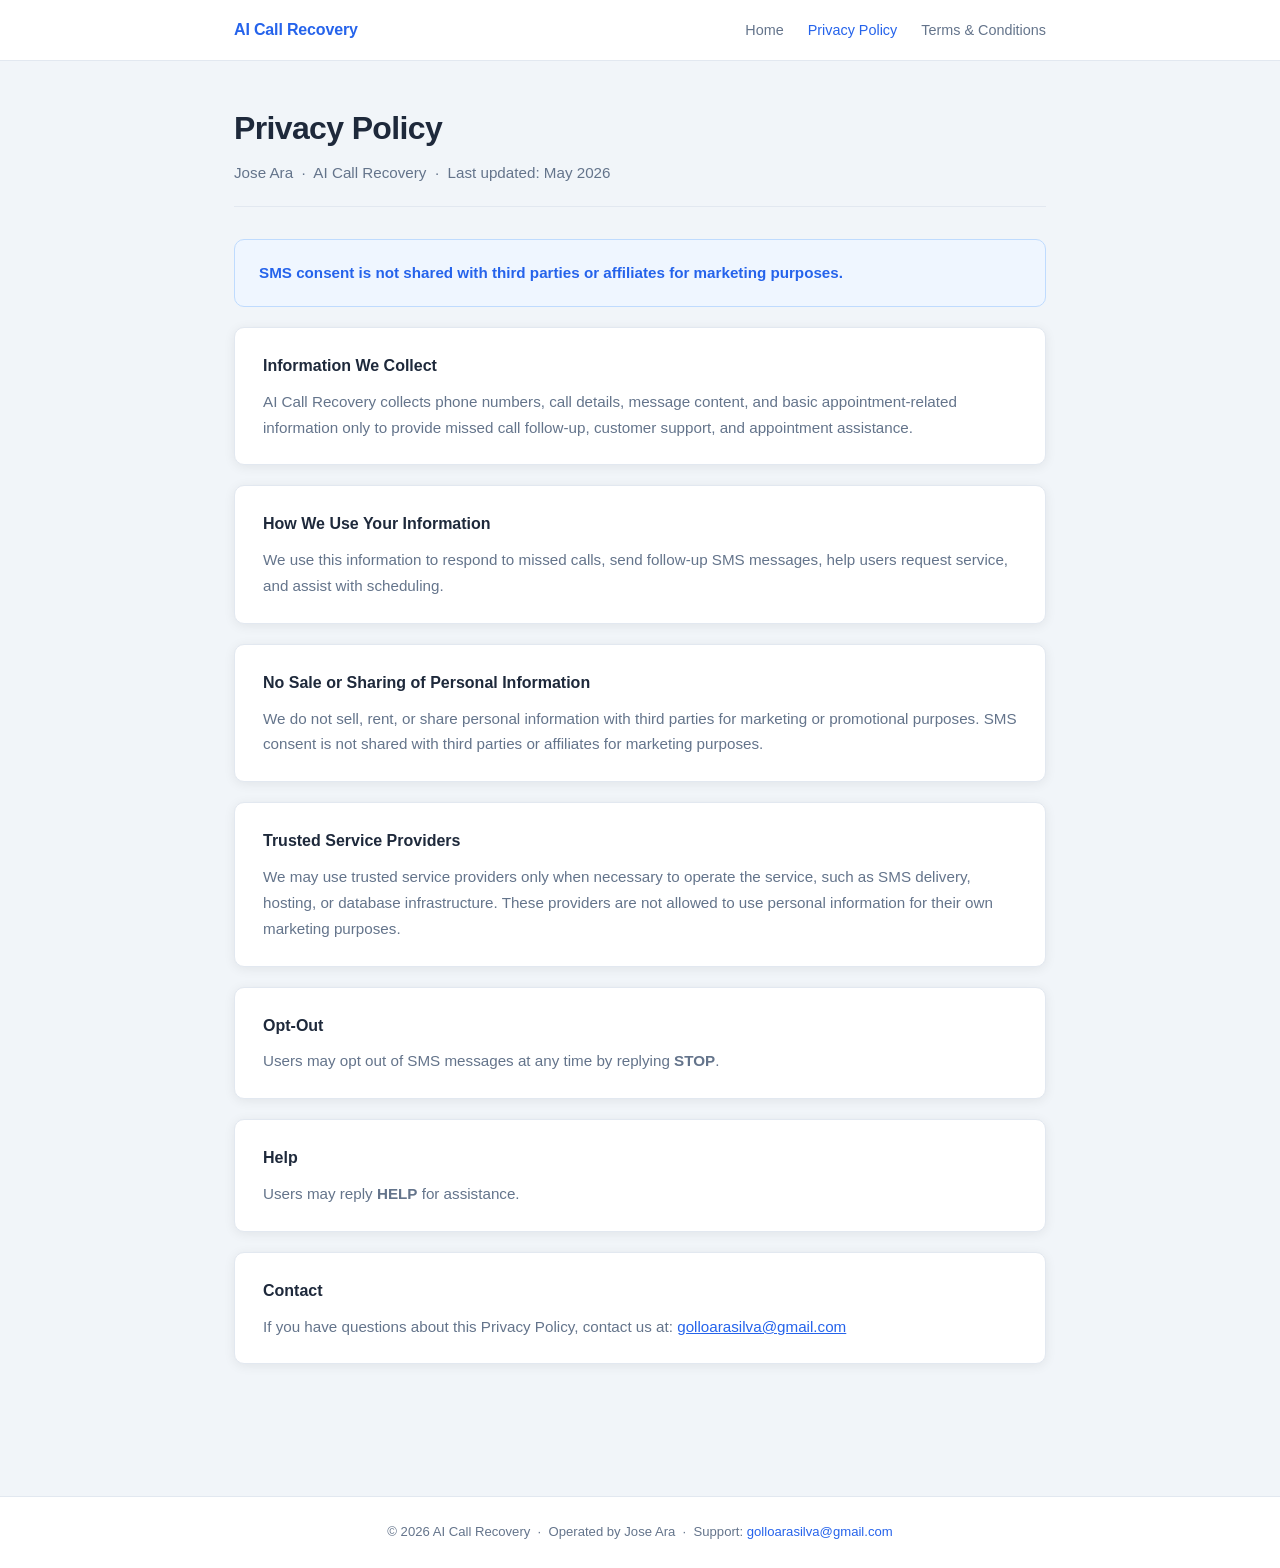
<file: privacy-policy.html>
<!DOCTYPE html>
<html lang="en">
<head>
  <meta charset="UTF-8" />
  <meta name="viewport" content="width=device-width, initial-scale=1.0" />
  <title>Privacy Policy – AI Call Recovery</title>
  <link rel="stylesheet" href="styles.css" />
</head>
<body>

  <nav>
    <div class="nav-inner">
      <a class="nav-brand" href="index.html">AI Call Recovery</a>
      <ul class="nav-links">
        <li><a href="index.html">Home</a></li>
        <li><a href="privacy-policy.html" class="active">Privacy Policy</a></li>
        <li><a href="terms-and-conditions.html">Terms &amp; Conditions</a></li>
      </ul>
    </div>
  </nav>

  <main>

    <div class="page-header">
      <h1>Privacy Policy</h1>
      <p class="subtitle">Jose Ara &nbsp;&middot;&nbsp; AI Call Recovery &nbsp;&middot;&nbsp; Last updated: May 2026</p>
    </div>

    <div class="highlight-box">
      <strong>SMS consent is not shared with third parties or affiliates for marketing purposes.</strong>
    </div>

    <div class="section">
      <h2>Information We Collect</h2>
      <p>
        AI Call Recovery collects phone numbers, call details, message content, and basic
        appointment-related information only to provide missed call follow-up, customer
        support, and appointment assistance.
      </p>
    </div>

    <div class="section">
      <h2>How We Use Your Information</h2>
      <p>
        We use this information to respond to missed calls, send follow-up SMS messages,
        help users request service, and assist with scheduling.
      </p>
    </div>

    <div class="section">
      <h2>No Sale or Sharing of Personal Information</h2>
      <p>
        We do not sell, rent, or share personal information with third parties for
        marketing or promotional purposes. SMS consent is not shared with third parties
        or affiliates for marketing purposes.
      </p>
    </div>

    <div class="section">
      <h2>Trusted Service Providers</h2>
      <p>
        We may use trusted service providers only when necessary to operate the service,
        such as SMS delivery, hosting, or database infrastructure. These providers are
        not allowed to use personal information for their own marketing purposes.
      </p>
    </div>

    <div class="section">
      <h2>Opt-Out</h2>
      <p>
        Users may opt out of SMS messages at any time by replying <strong>STOP</strong>.
      </p>
    </div>

    <div class="section">
      <h2>Help</h2>
      <p>
        Users may reply <strong>HELP</strong> for assistance.
      </p>
    </div>

    <div class="section">
      <h2>Contact</h2>
      <p>
        If you have questions about this Privacy Policy, contact us at:
        <a href="mailto:golloarasilva@gmail.com" style="color:#2563eb;">golloarasilva@gmail.com</a>
      </p>
    </div>

  </main>

  <footer>
    &copy; 2026 AI Call Recovery &nbsp;&middot;&nbsp; Operated by Jose Ara &nbsp;&middot;&nbsp;
    Support: <a href="mailto:golloarasilva@gmail.com">golloarasilva@gmail.com</a>
  </footer>

</body>
</html>
</file>
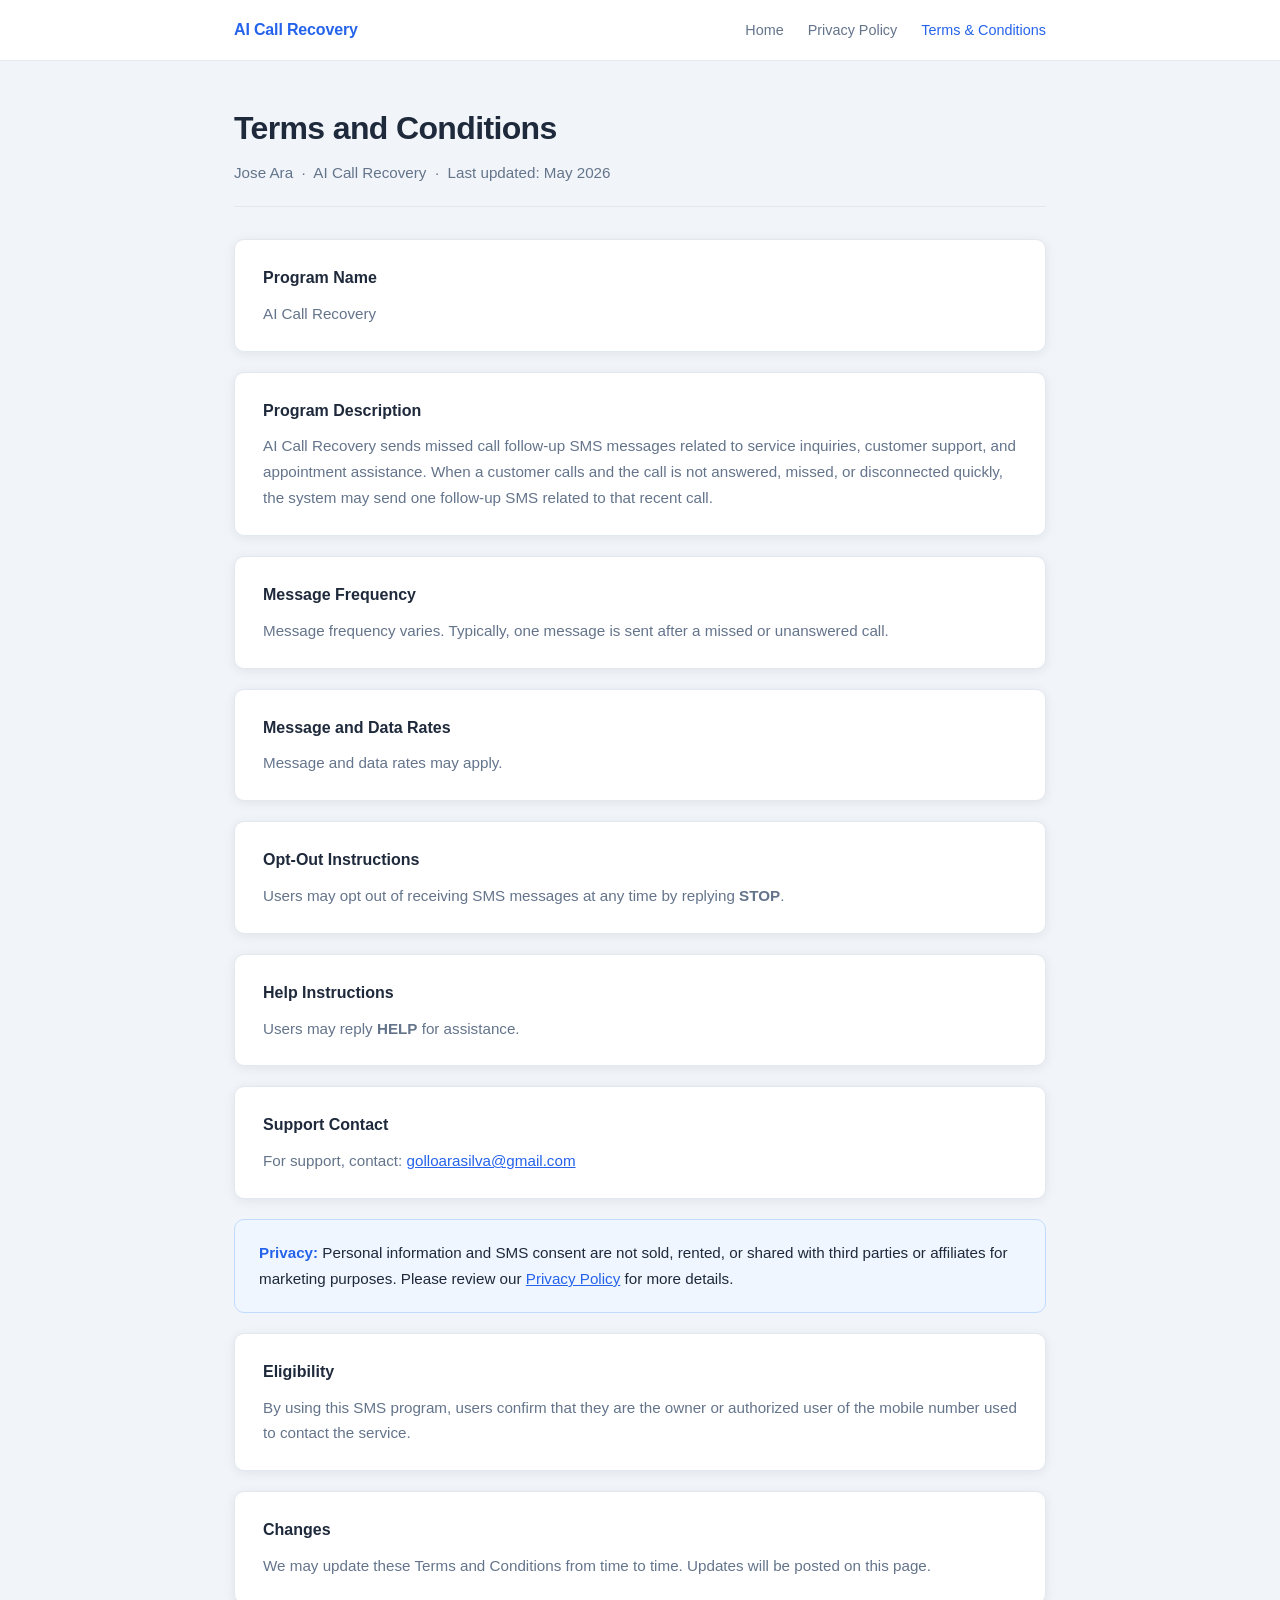
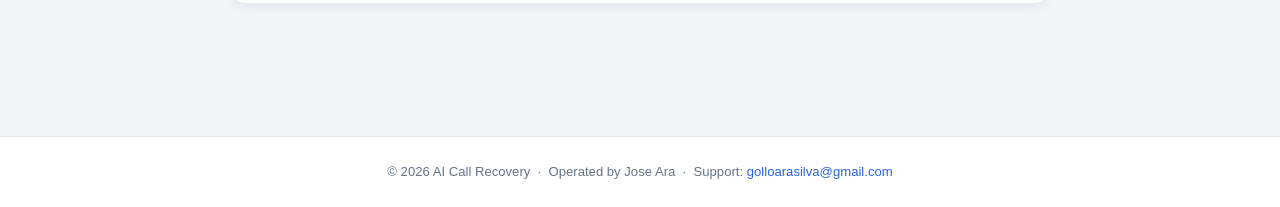
<file: terms-and-conditions.html>
<!DOCTYPE html>
<html lang="en">
<head>
  <meta charset="UTF-8" />
  <meta name="viewport" content="width=device-width, initial-scale=1.0" />
  <title>Terms and Conditions – AI Call Recovery</title>
  <link rel="stylesheet" href="styles.css" />
</head>
<body>

  <nav>
    <div class="nav-inner">
      <a class="nav-brand" href="index.html">AI Call Recovery</a>
      <ul class="nav-links">
        <li><a href="index.html">Home</a></li>
        <li><a href="privacy-policy.html">Privacy Policy</a></li>
        <li><a href="terms-and-conditions.html" class="active">Terms &amp; Conditions</a></li>
      </ul>
    </div>
  </nav>

  <main>

    <div class="page-header">
      <h1>Terms and Conditions</h1>
      <p class="subtitle">Jose Ara &nbsp;&middot;&nbsp; AI Call Recovery &nbsp;&middot;&nbsp; Last updated: May 2026</p>
    </div>

    <div class="section">
      <h2>Program Name</h2>
      <p>AI Call Recovery</p>
    </div>

    <div class="section">
      <h2>Program Description</h2>
      <p>
        AI Call Recovery sends missed call follow-up SMS messages related to service
        inquiries, customer support, and appointment assistance. When a customer calls
        and the call is not answered, missed, or disconnected quickly, the system may
        send one follow-up SMS related to that recent call.
      </p>
    </div>

    <div class="section">
      <h2>Message Frequency</h2>
      <p>
        Message frequency varies. Typically, one message is sent after a missed or
        unanswered call.
      </p>
    </div>

    <div class="section">
      <h2>Message and Data Rates</h2>
      <p>Message and data rates may apply.</p>
    </div>

    <div class="section">
      <h2>Opt-Out Instructions</h2>
      <p>
        Users may opt out of receiving SMS messages at any time by replying
        <strong>STOP</strong>.
      </p>
    </div>

    <div class="section">
      <h2>Help Instructions</h2>
      <p>
        Users may reply <strong>HELP</strong> for assistance.
      </p>
    </div>

    <div class="section">
      <h2>Support Contact</h2>
      <p>
        For support, contact:
        <a href="mailto:golloarasilva@gmail.com" style="color:#2563eb;">golloarasilva@gmail.com</a>
      </p>
    </div>

    <div class="highlight-box">
      <strong>Privacy:</strong> Personal information and SMS consent are not sold, rented,
      or shared with third parties or affiliates for marketing purposes. Please review our
      <a href="privacy-policy.html" style="color:#2563eb;">Privacy Policy</a> for more details.
    </div>

    <div class="section">
      <h2>Eligibility</h2>
      <p>
        By using this SMS program, users confirm that they are the owner or authorized
        user of the mobile number used to contact the service.
      </p>
    </div>

    <div class="section">
      <h2>Changes</h2>
      <p>
        We may update these Terms and Conditions from time to time. Updates will be
        posted on this page.
      </p>
    </div>

  </main>

  <footer>
    &copy; 2026 AI Call Recovery &nbsp;&middot;&nbsp; Operated by Jose Ara &nbsp;&middot;&nbsp;
    Support: <a href="mailto:golloarasilva@gmail.com">golloarasilva@gmail.com</a>
  </footer>

</body>
</html>
</file>
<file: styles.css>
/* =========================================
   AI Call Recovery – Legal Pages Stylesheet
   ========================================= */

*, *::before, *::after {
  box-sizing: border-box;
  margin: 0;
  padding: 0;
}

:root {
  --primary: #2563eb;
  --primary-dark: #1d4ed8;
  --text: #1e293b;
  --text-muted: #64748b;
  --bg: #f1f5f9;
  --card: #ffffff;
  --border: #e2e8f0;
  --shadow: 0 2px 12px rgba(0, 0, 0, 0.07);
  --radius: 10px;
}

body {
  font-family: -apple-system, BlinkMacSystemFont, "Segoe UI", Roboto,
    "Helvetica Neue", Arial, sans-serif;
  background: var(--bg);
  color: var(--text);
  line-height: 1.7;
  font-size: 16px;
}

/* ---- NAV ---- */
nav {
  background: var(--card);
  border-bottom: 1px solid var(--border);
  position: sticky;
  top: 0;
  z-index: 100;
}

.nav-inner {
  max-width: 860px;
  margin: 0 auto;
  padding: 0 1.5rem;
  display: flex;
  align-items: center;
  justify-content: space-between;
  height: 60px;
}

.nav-brand {
  font-weight: 700;
  font-size: 1rem;
  color: var(--primary);
  text-decoration: none;
  letter-spacing: -0.01em;
}

.nav-links {
  display: flex;
  gap: 1.5rem;
  list-style: none;
}

.nav-links a {
  color: var(--text-muted);
  text-decoration: none;
  font-size: 0.9rem;
  font-weight: 500;
  transition: color 0.2s;
}

.nav-links a:hover,
.nav-links a.active {
  color: var(--primary);
}

/* ---- MAIN WRAPPER ---- */
main {
  max-width: 860px;
  margin: 0 auto;
  padding: 2.5rem 1.5rem 4rem;
}

/* ---- HERO (index only) ---- */
.hero {
  text-align: center;
  padding: 3.5rem 1rem 2.5rem;
}

.hero h1 {
  font-size: 2.4rem;
  font-weight: 800;
  letter-spacing: -0.03em;
  color: var(--text);
  margin-bottom: 0.75rem;
}

.hero p {
  font-size: 1.15rem;
  color: var(--text-muted);
  max-width: 520px;
  margin: 0 auto 2rem;
}

.hero-links {
  display: flex;
  gap: 1rem;
  justify-content: center;
  flex-wrap: wrap;
}

.btn {
  display: inline-block;
  padding: 0.65rem 1.4rem;
  border-radius: 8px;
  font-size: 0.9rem;
  font-weight: 600;
  text-decoration: none;
  transition: background 0.2s, color 0.2s;
}

.btn-primary {
  background: var(--primary);
  color: #fff;
}

.btn-primary:hover {
  background: var(--primary-dark);
}

.btn-outline {
  background: transparent;
  color: var(--primary);
  border: 1.5px solid var(--primary);
}

.btn-outline:hover {
  background: var(--primary);
  color: #fff;
}

/* ---- CARDS ---- */
.grid {
  display: grid;
  grid-template-columns: 1fr 1fr;
  gap: 1.25rem;
  margin-top: 2rem;
}

@media (max-width: 600px) {
  .grid { grid-template-columns: 1fr; }
  .hero h1 { font-size: 1.8rem; }
  .nav-links { gap: 1rem; }
}

.card {
  background: var(--card);
  border: 1px solid var(--border);
  border-radius: var(--radius);
  box-shadow: var(--shadow);
  padding: 1.5rem 1.75rem;
}

.card h2 {
  font-size: 0.75rem;
  font-weight: 700;
  letter-spacing: 0.08em;
  text-transform: uppercase;
  color: var(--primary);
  margin-bottom: 0.6rem;
}

.card p {
  font-size: 0.95rem;
  color: var(--text-muted);
}

.card-full {
  grid-column: 1 / -1;
}

.tag {
  display: inline-block;
  background: #eff6ff;
  color: var(--primary);
  font-size: 0.78rem;
  font-weight: 600;
  padding: 0.2rem 0.65rem;
  border-radius: 999px;
  margin-bottom: 0.5rem;
}

/* ---- LEGAL PAGES ---- */
.page-header {
  margin-bottom: 2rem;
  padding-bottom: 1.25rem;
  border-bottom: 1px solid var(--border);
}

.page-header h1 {
  font-size: 2rem;
  font-weight: 800;
  letter-spacing: -0.02em;
  margin-bottom: 0.3rem;
}

.page-header .subtitle {
  color: var(--text-muted);
  font-size: 0.95rem;
}

.section {
  background: var(--card);
  border: 1px solid var(--border);
  border-radius: var(--radius);
  box-shadow: var(--shadow);
  padding: 1.5rem 1.75rem;
  margin-bottom: 1.25rem;
}

.section h2 {
  font-size: 1rem;
  font-weight: 700;
  color: var(--text);
  margin-bottom: 0.6rem;
}

.section p {
  color: var(--text-muted);
  font-size: 0.95rem;
}

.highlight-box {
  background: #eff6ff;
  border: 1.5px solid #bfdbfe;
  border-radius: var(--radius);
  padding: 1.25rem 1.5rem;
  margin-bottom: 1.25rem;
  font-size: 0.95rem;
  color: var(--text);
}

.highlight-box strong {
  color: var(--primary);
}

/* ---- FOOTER ---- */
footer {
  background: var(--card);
  border-top: 1px solid var(--border);
  text-align: center;
  padding: 1.5rem 1rem;
  font-size: 0.82rem;
  color: var(--text-muted);
  margin-top: 3rem;
}

footer a {
  color: var(--primary);
  text-decoration: none;
}
</file>
